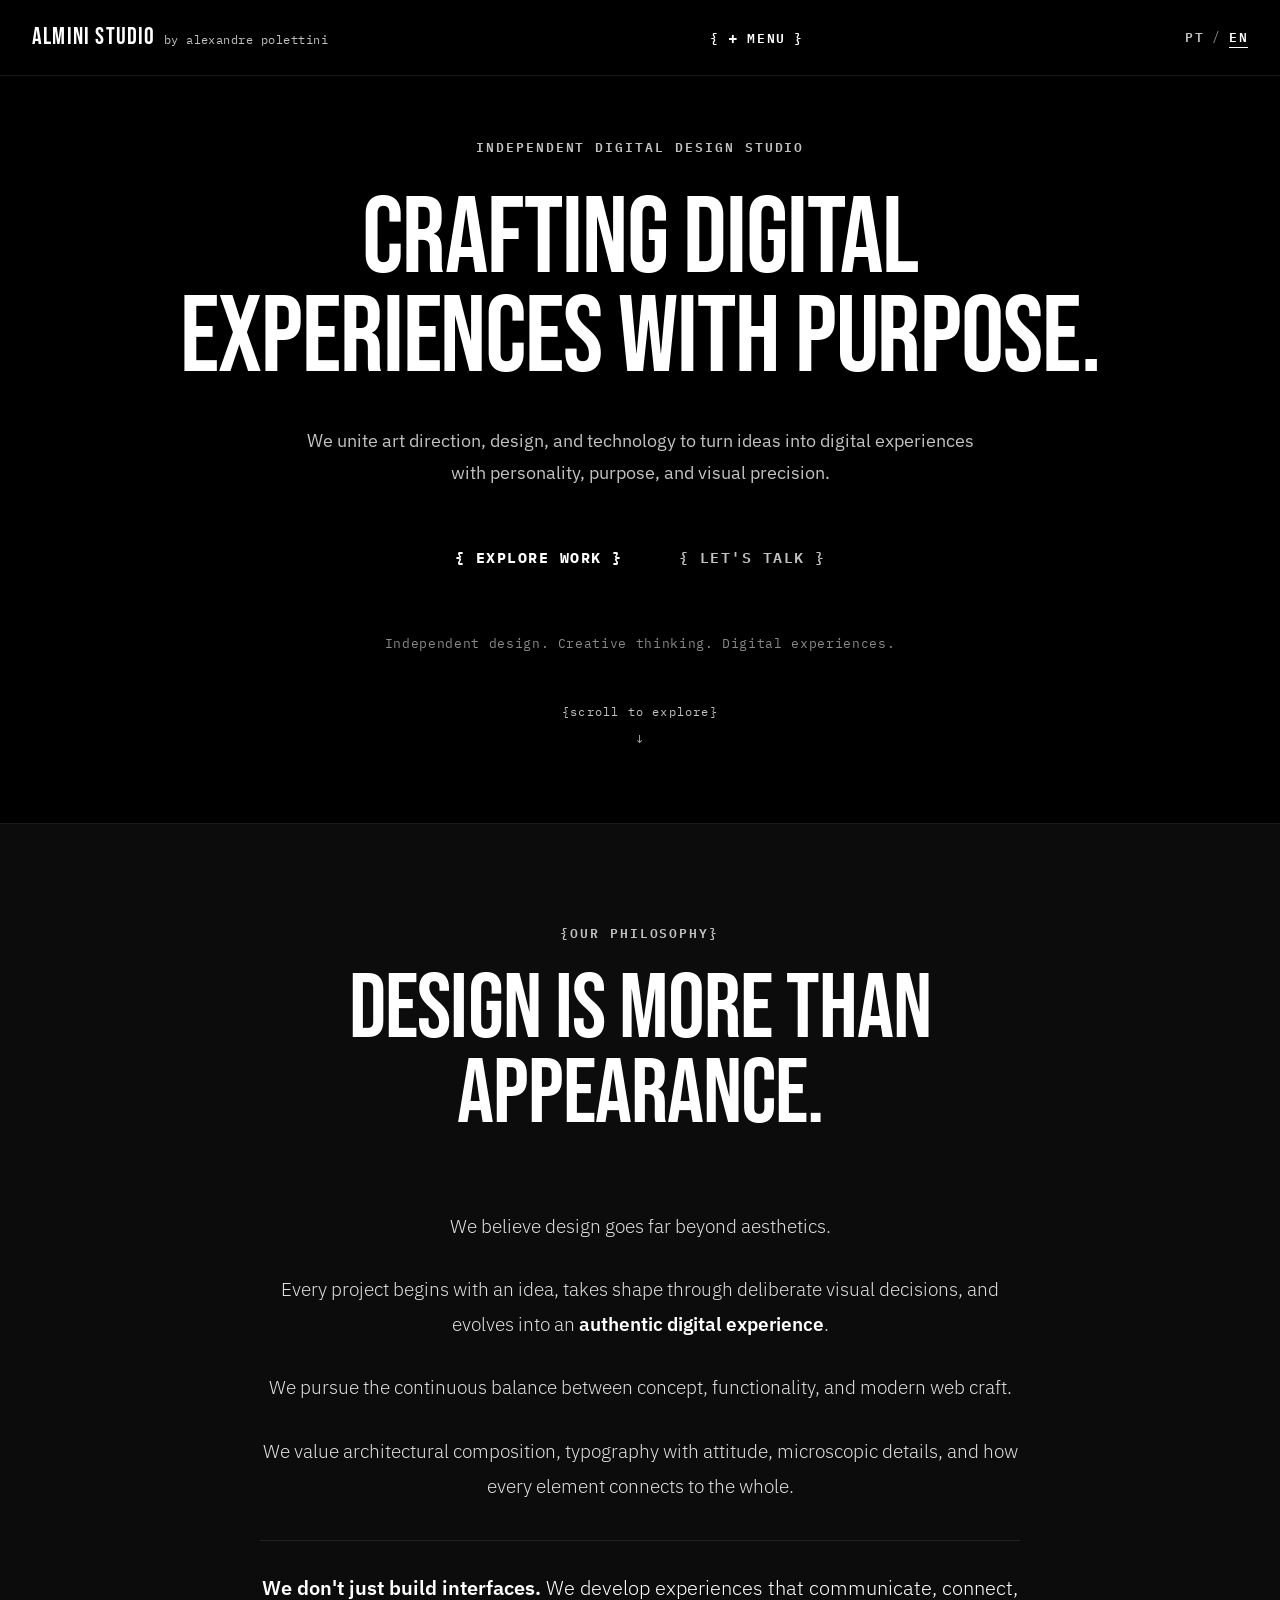
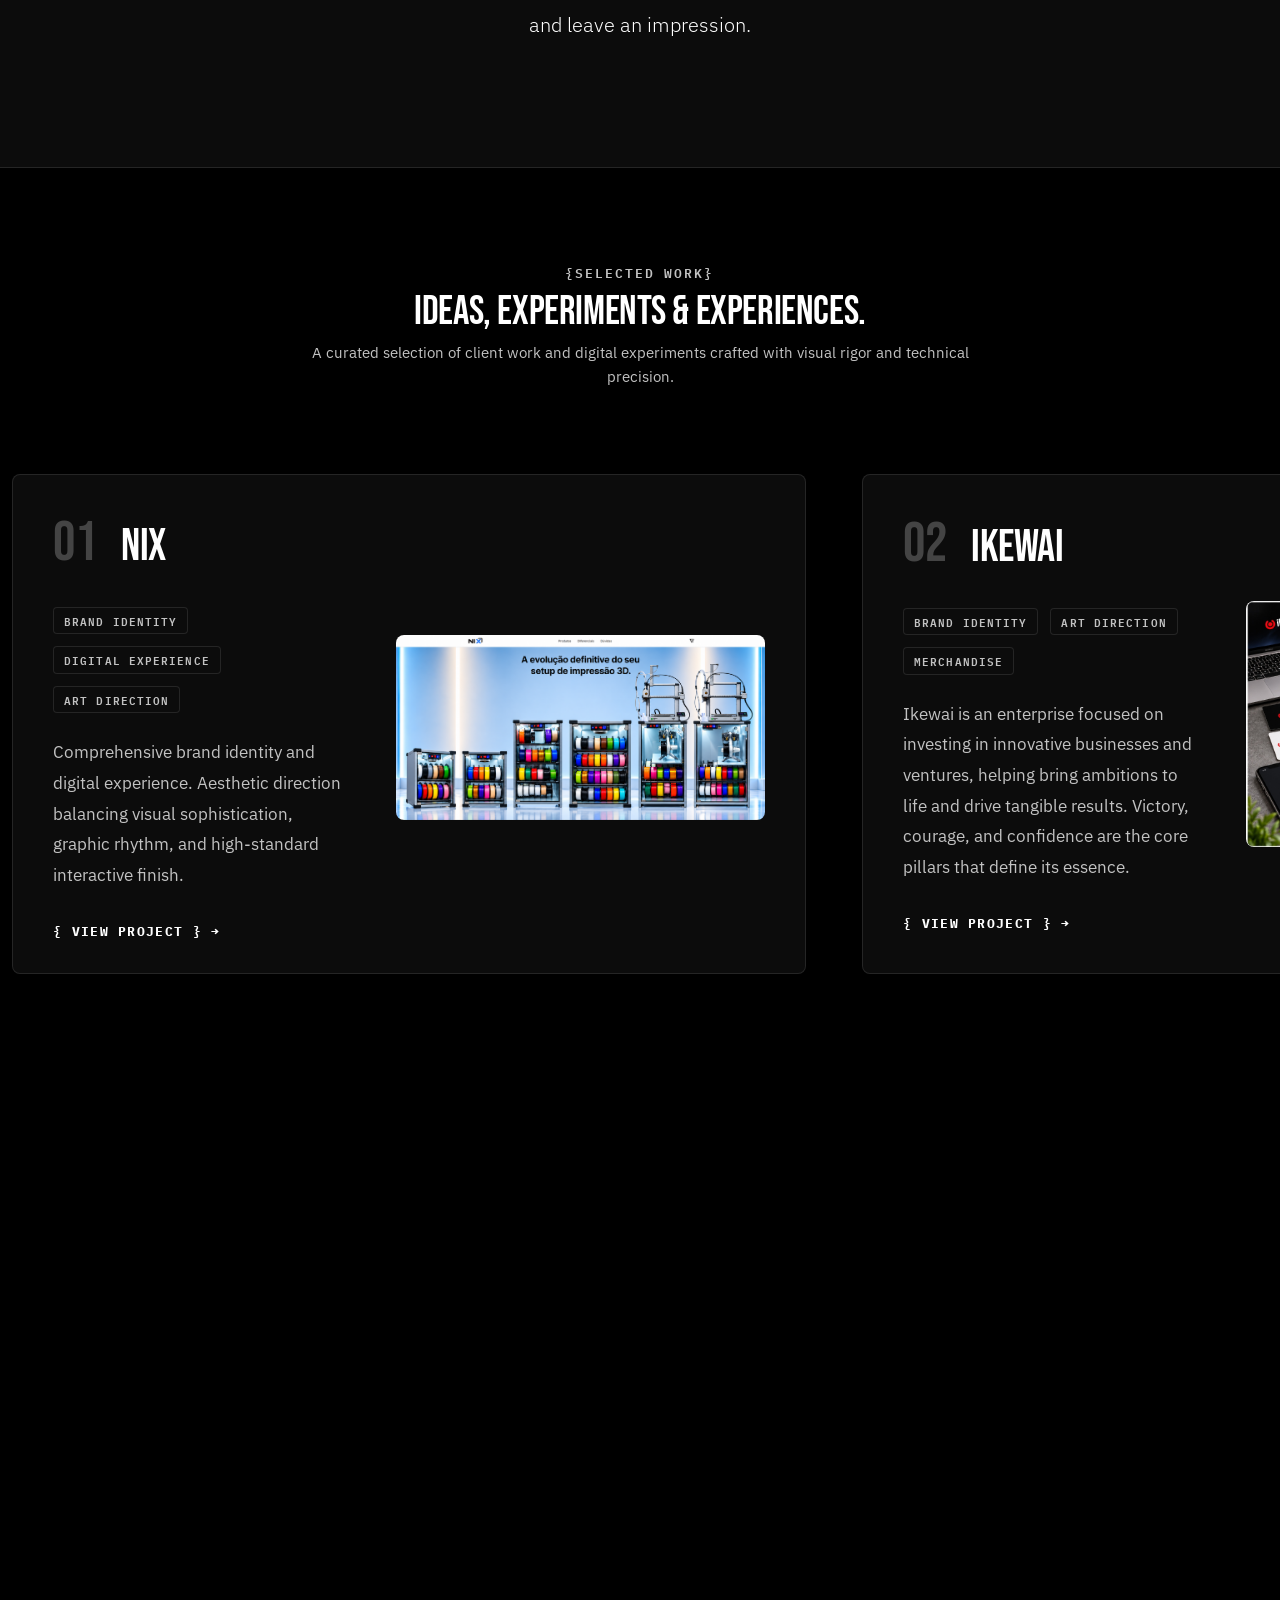
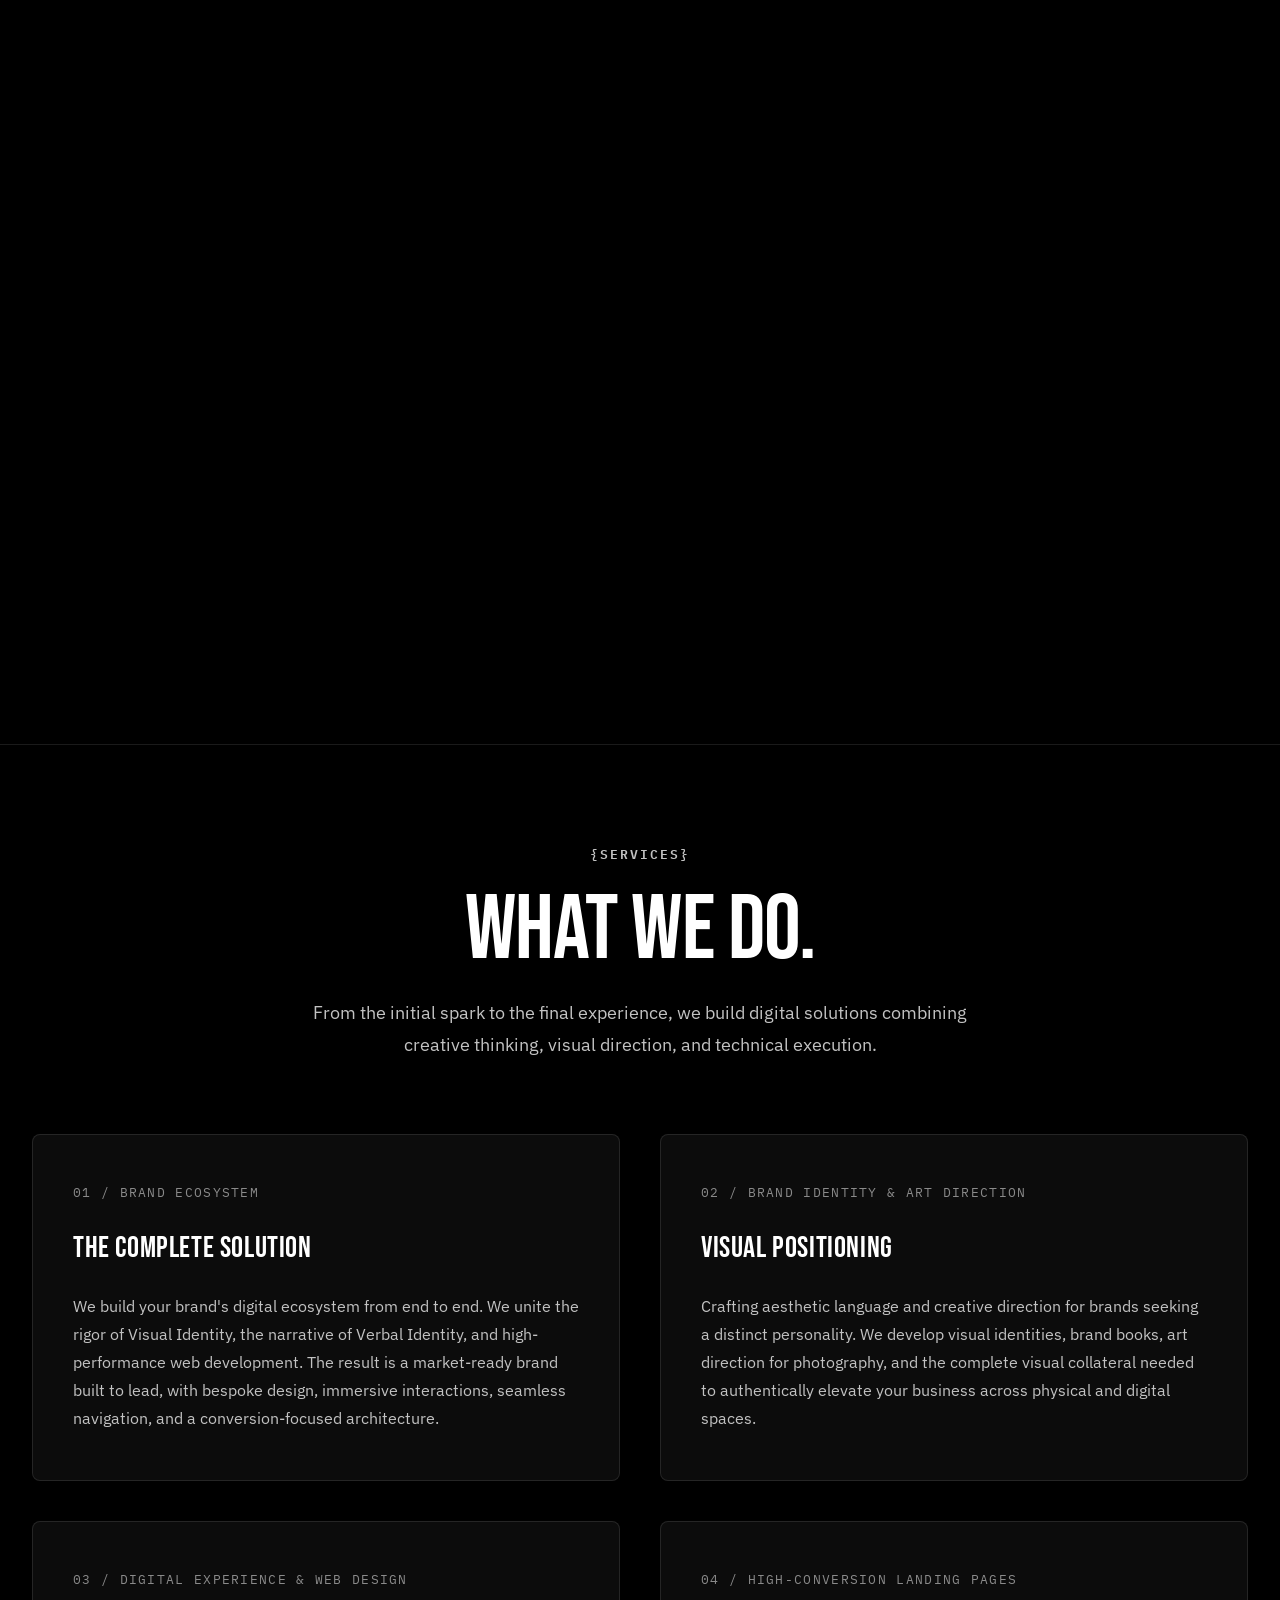
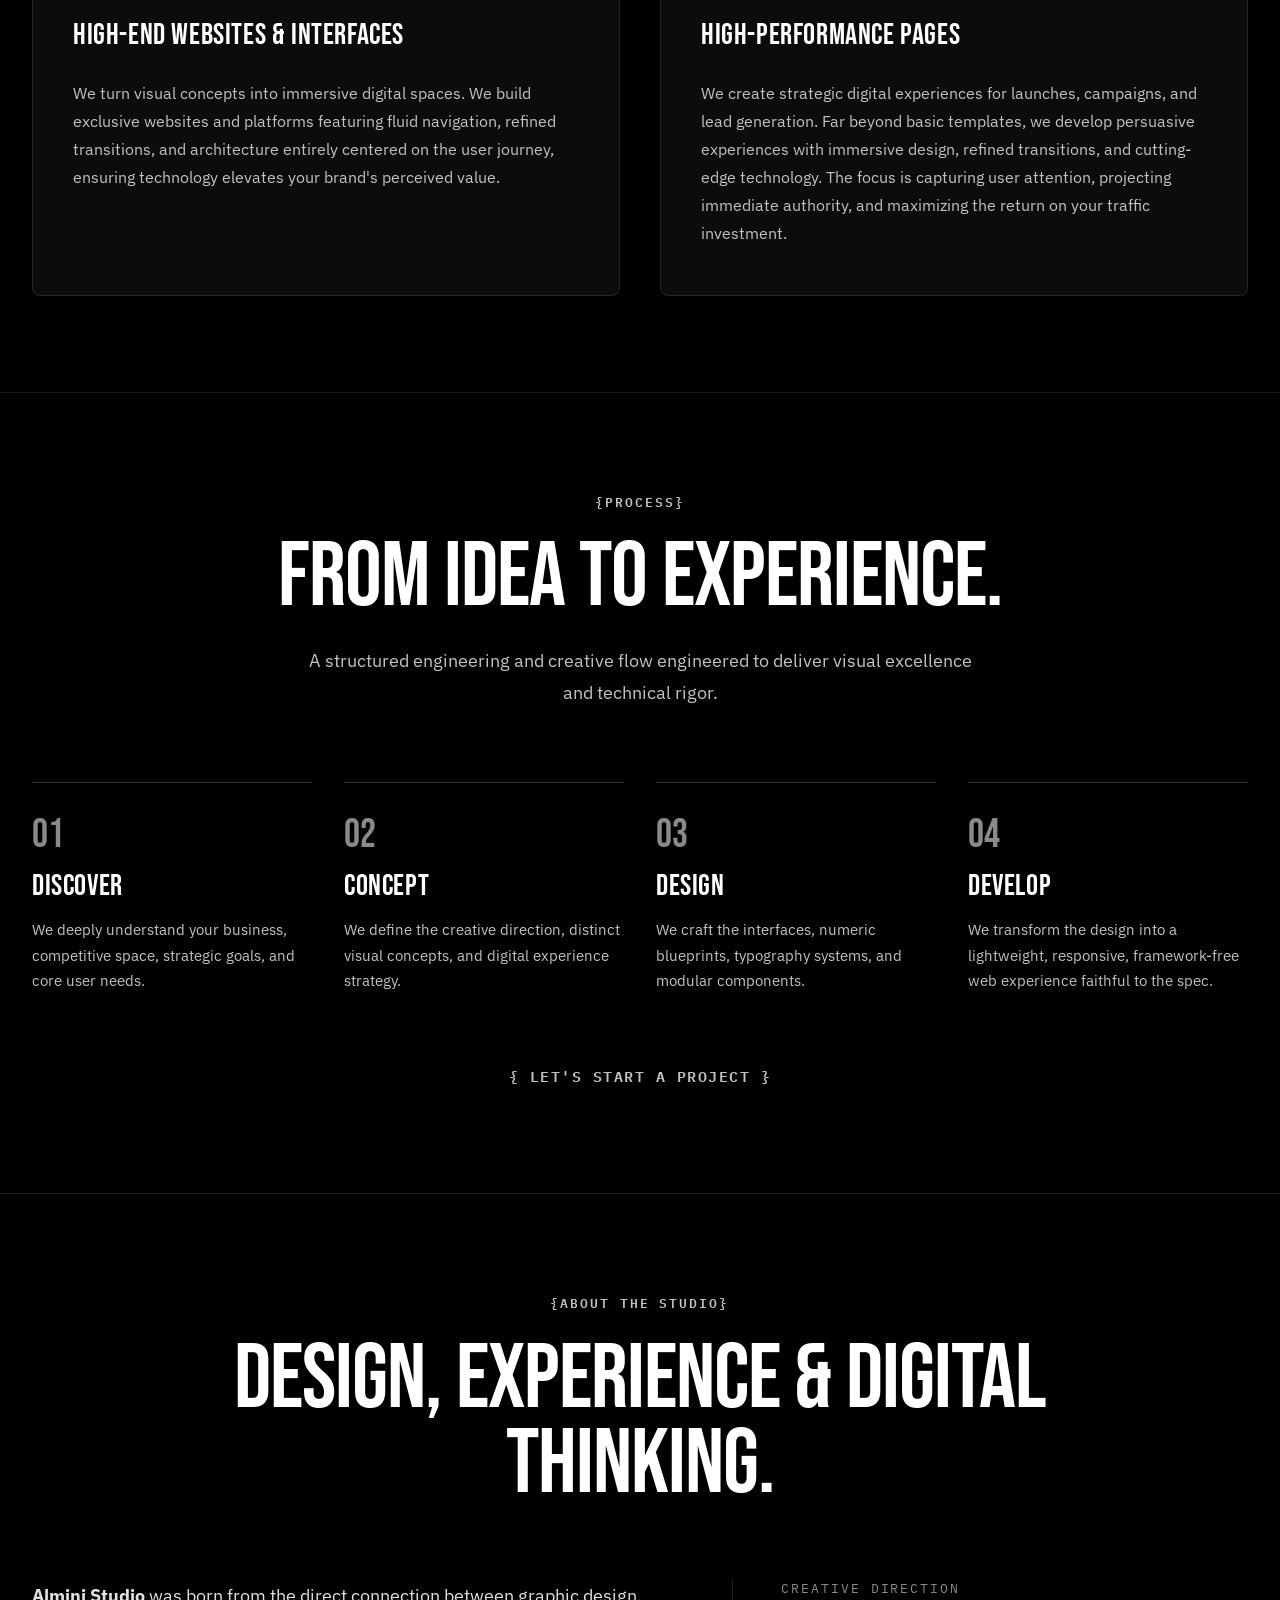
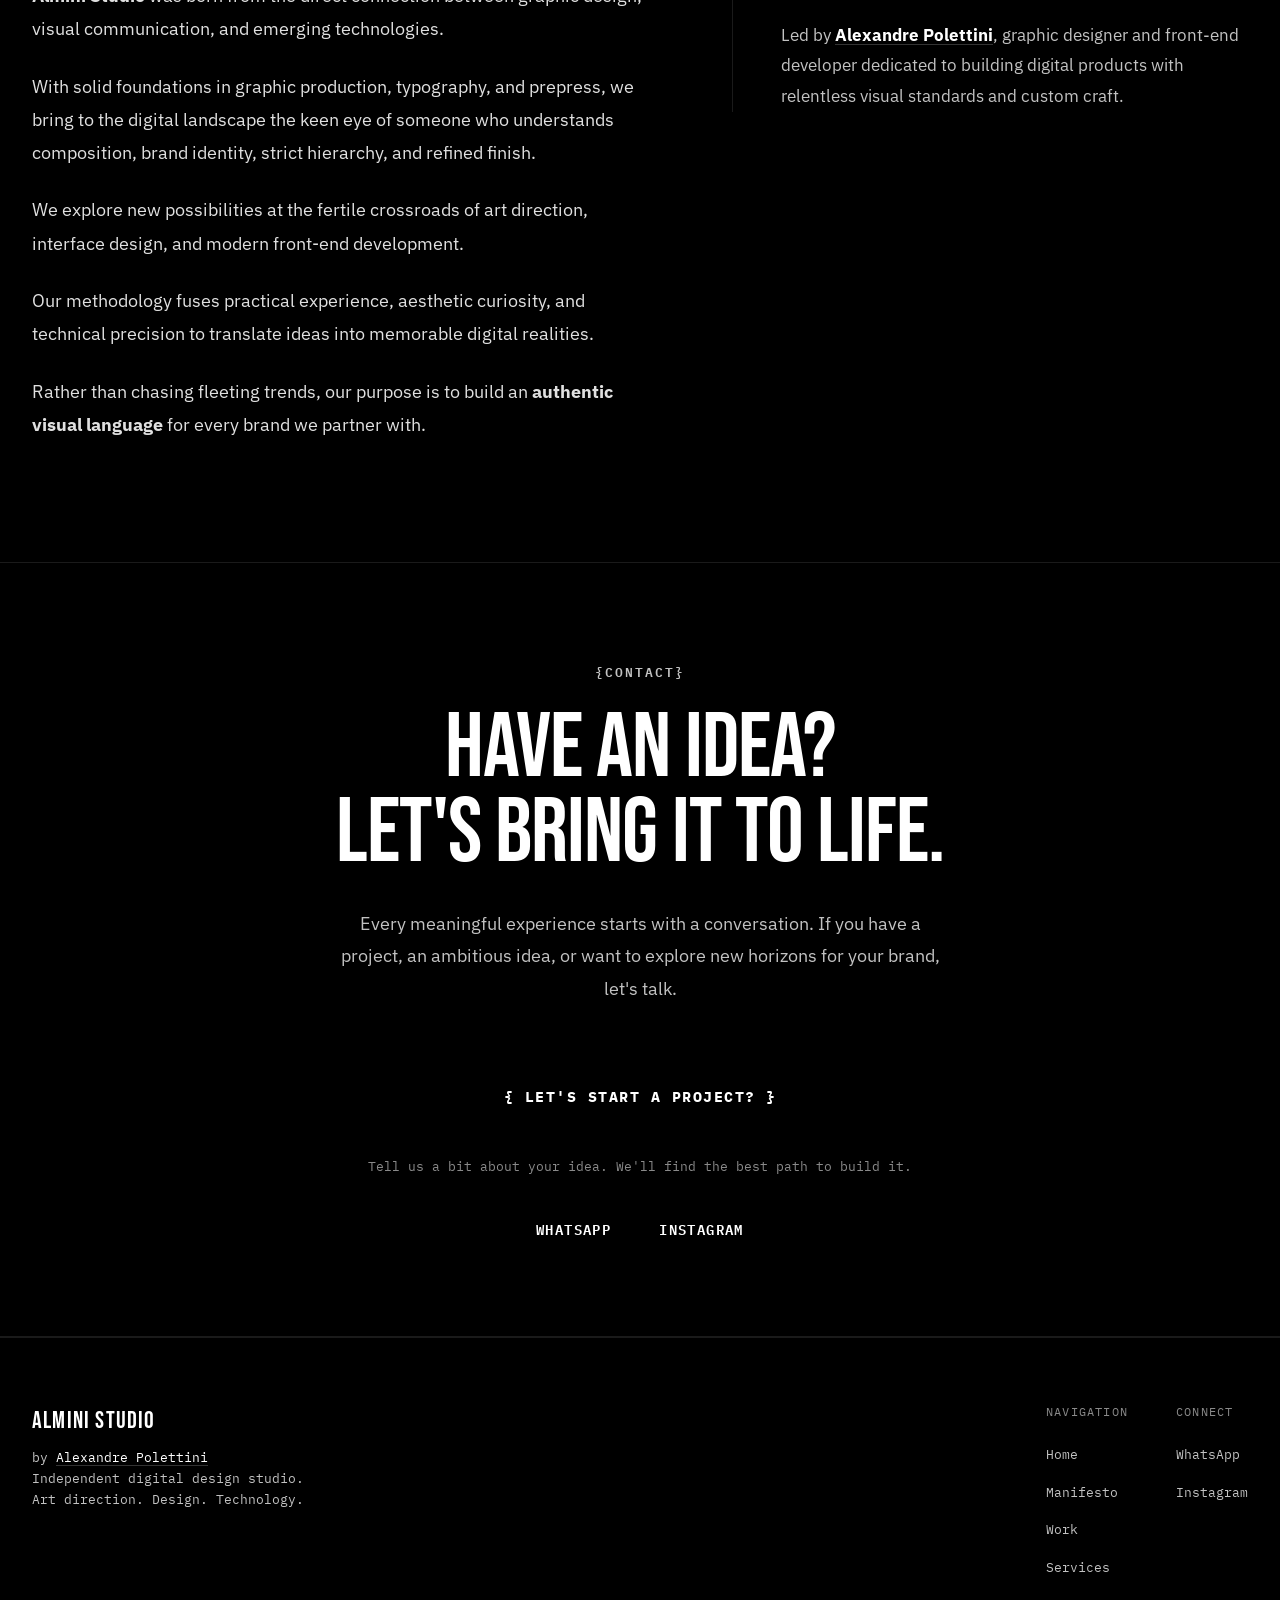
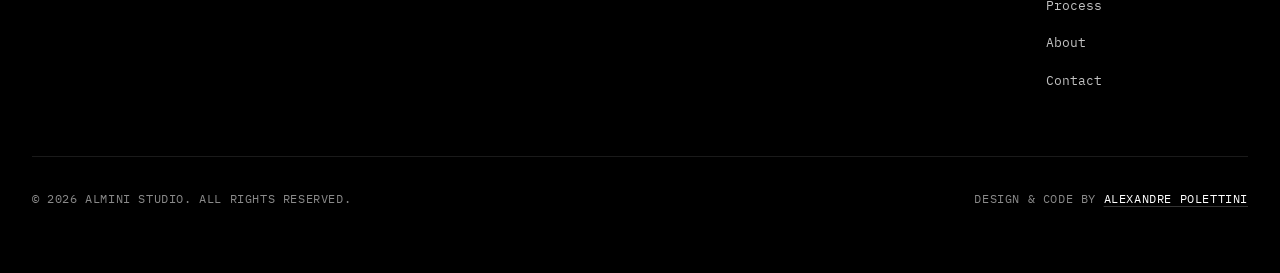
<file: index.html>
<!DOCTYPE html>
<html lang="pt-BR">

<head>
  <meta charset="UTF-8" />
  <meta name="viewport" content="width=device-width, initial-scale=1.0" />
  <title>ALMINI STUDIO by alexandre polettini</title>
  <link rel="icon" type="image/svg+xml" href="assets/favicon.svg" />

  <!-- Fallback instantâneo caso JS esteja desativado -->
  <noscript>
    <meta http-equiv="refresh" content="0; url=./pt/" />
  </noscript>

  <!-- Roteador de Entrada Inteligente (Vanilla JS) -->
  <script>
    (function () {
      try {
        var savedLang = localStorage.getItem('almini_lang');
        if (savedLang === 'en') {
          window.location.replace('./en/');
          return;
        } else if (savedLang === 'pt') {
          window.location.replace('./pt/');
          return;
        }

        // Primeiro acesso: verifica idioma do navegador
        var browserLang = (navigator.language || navigator.userLanguage || '').toLowerCase();
        if (browserLang.indexOf('en') === 0) {
          window.location.replace('./en/');
        } else {
          // Padrão obrigatório: pt-BR
          window.location.replace('./pt/');
        }
      } catch (e) {
        window.location.replace('./pt/');
      }
    })();
  </script>

  <style>
    body {
      background-color: #000000;
      color: #ffffff;
      font-family: -apple-system, BlinkMacSystemFont, "Segoe UI", Roboto, sans-serif;
      display: flex;
      flex-direction: column;
      align-items: center;
      justify-content: center;
      min-height: 100vh;
      margin: 0;
      text-align: center;
    }

    a {
      color: #c2c2c2;
      text-decoration: none;
      margin: 0 10px;
      font-size: 0.875rem;
      border: 1px solid rgba(255, 255, 255, 0.2);
      padding: 8px 16px;
      border-radius: 999px;
    }

    a:hover {
      color: #ffffff;
      border-color: #ffffff;
    }
  </style>
</head>

<body>
  <h1>ALMINI STUDIO by alexandre polettini</h1>
  <p>Redirecionando para / Redirecting to ALMINI STUDIO...</p>
  <p>
    <a href="./pt/">Versão em Português</a>
    <a href="./en/">English Version</a>
  </p>
</body>

</html>
</file>
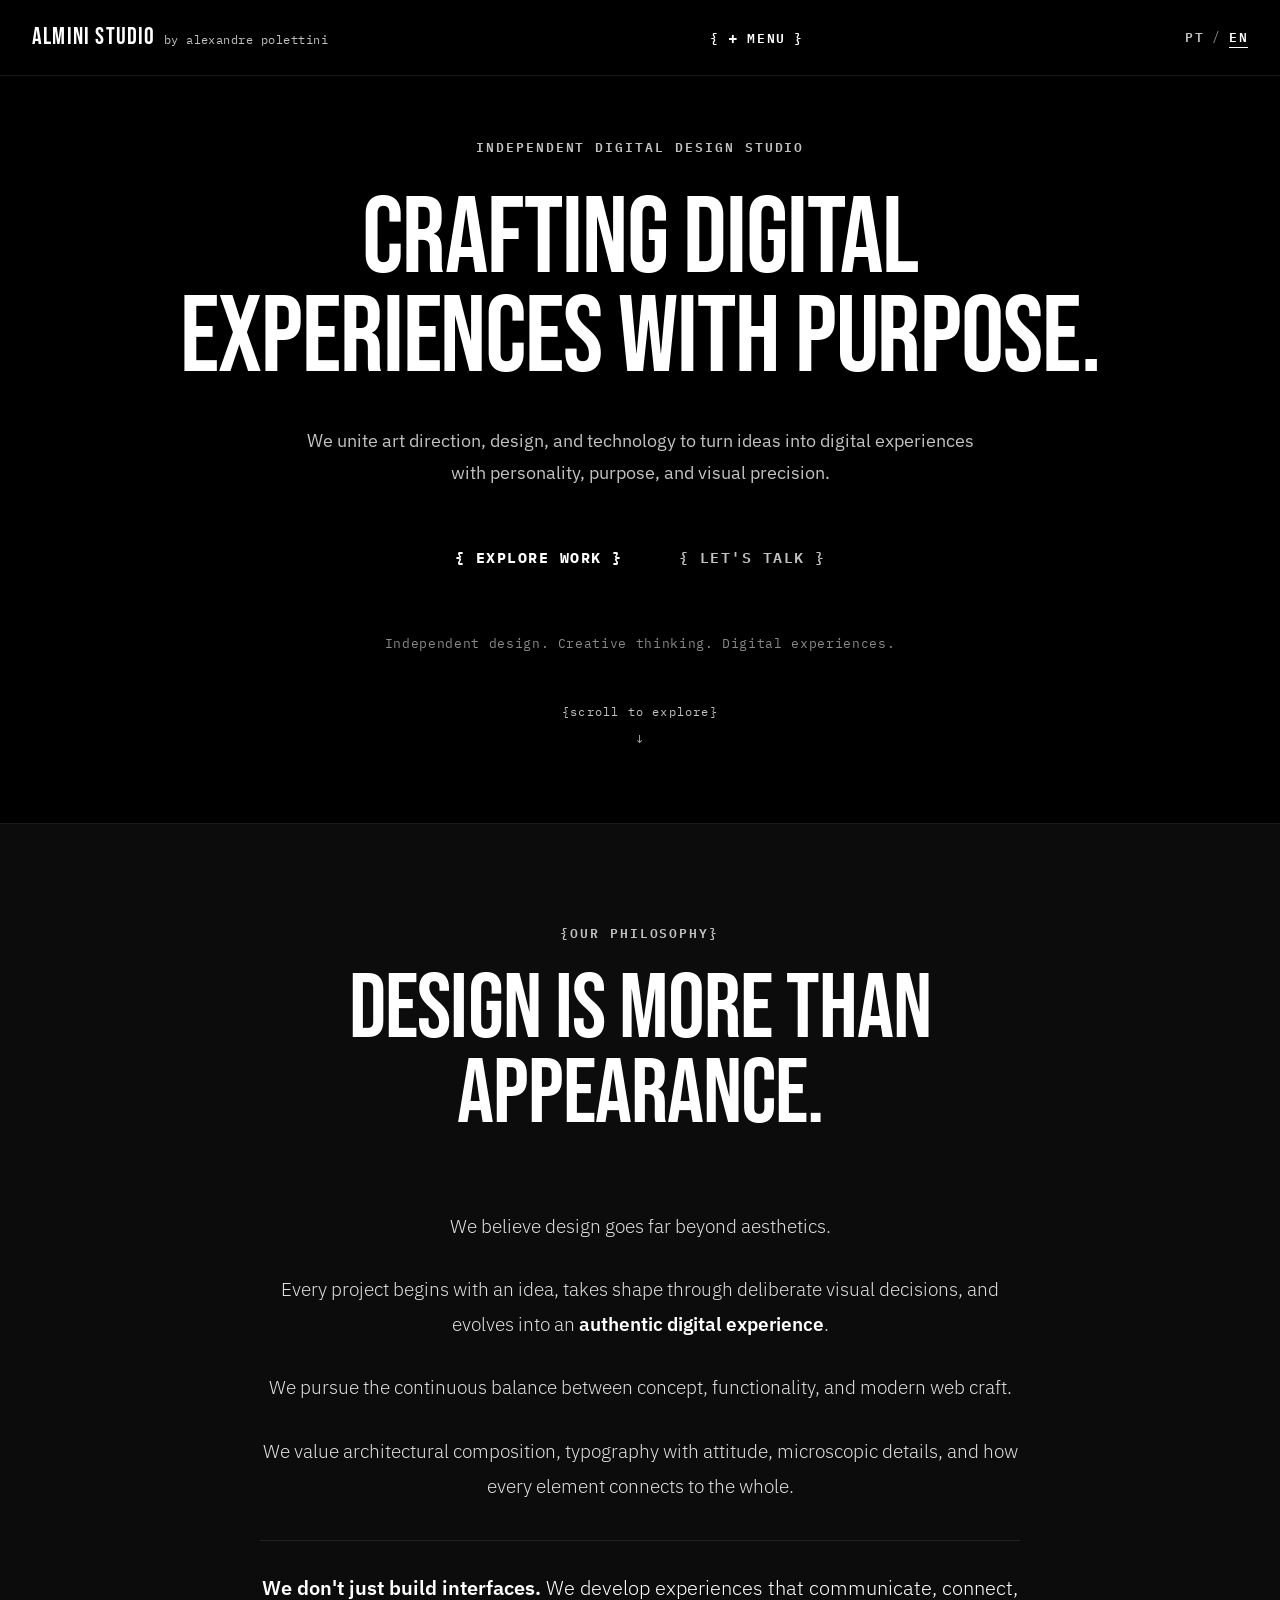
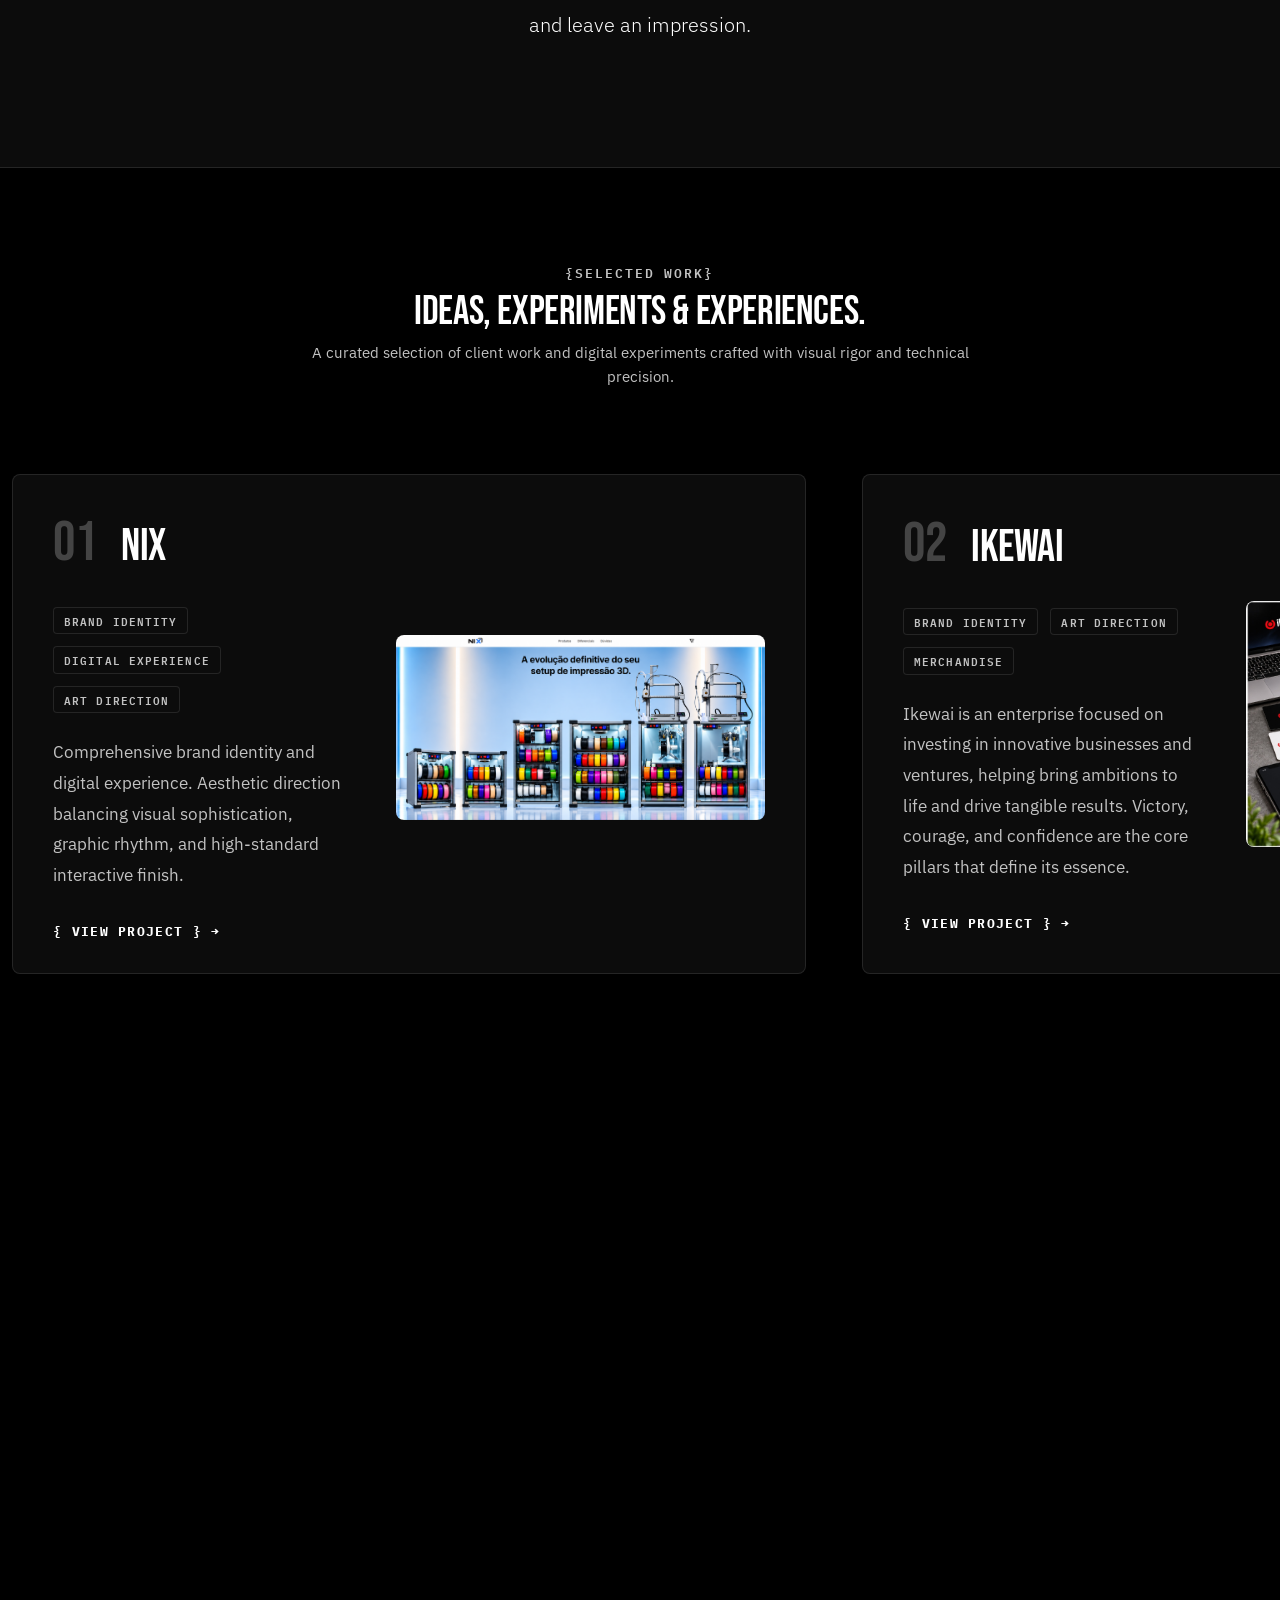
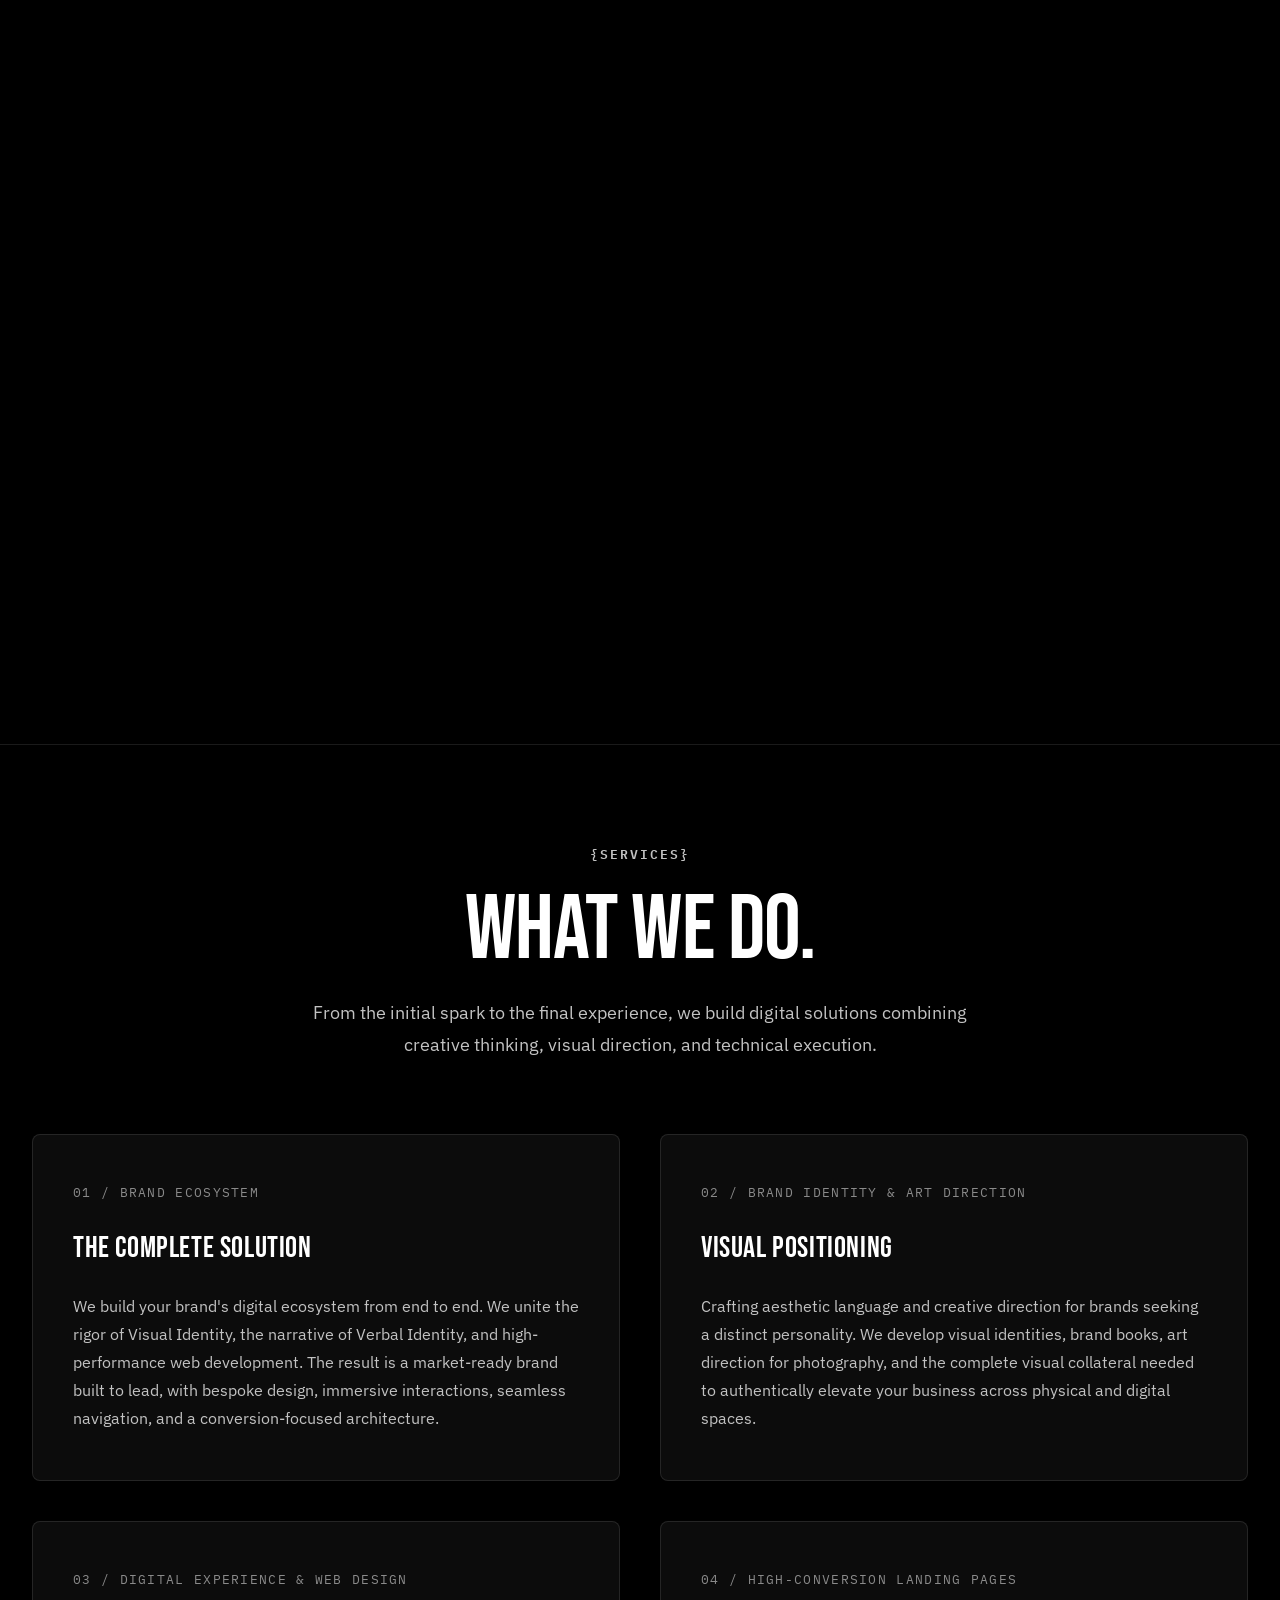
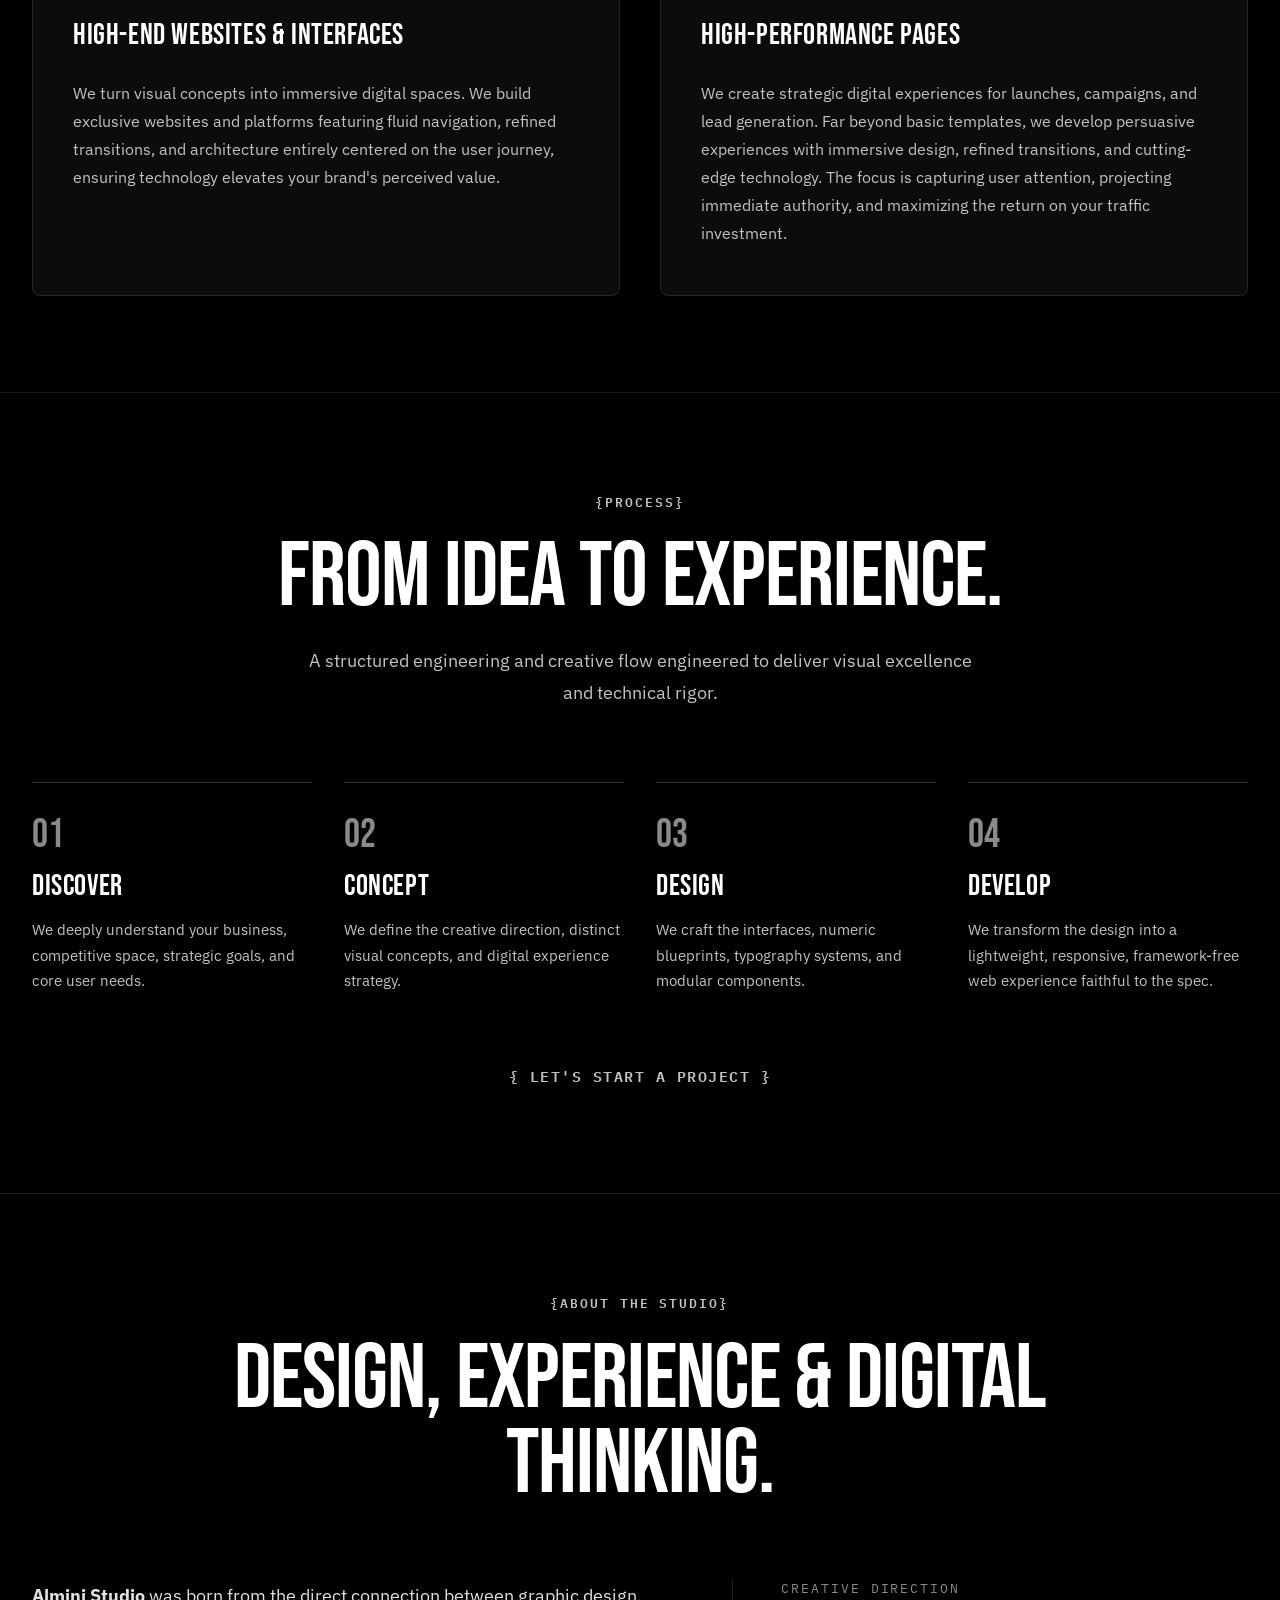
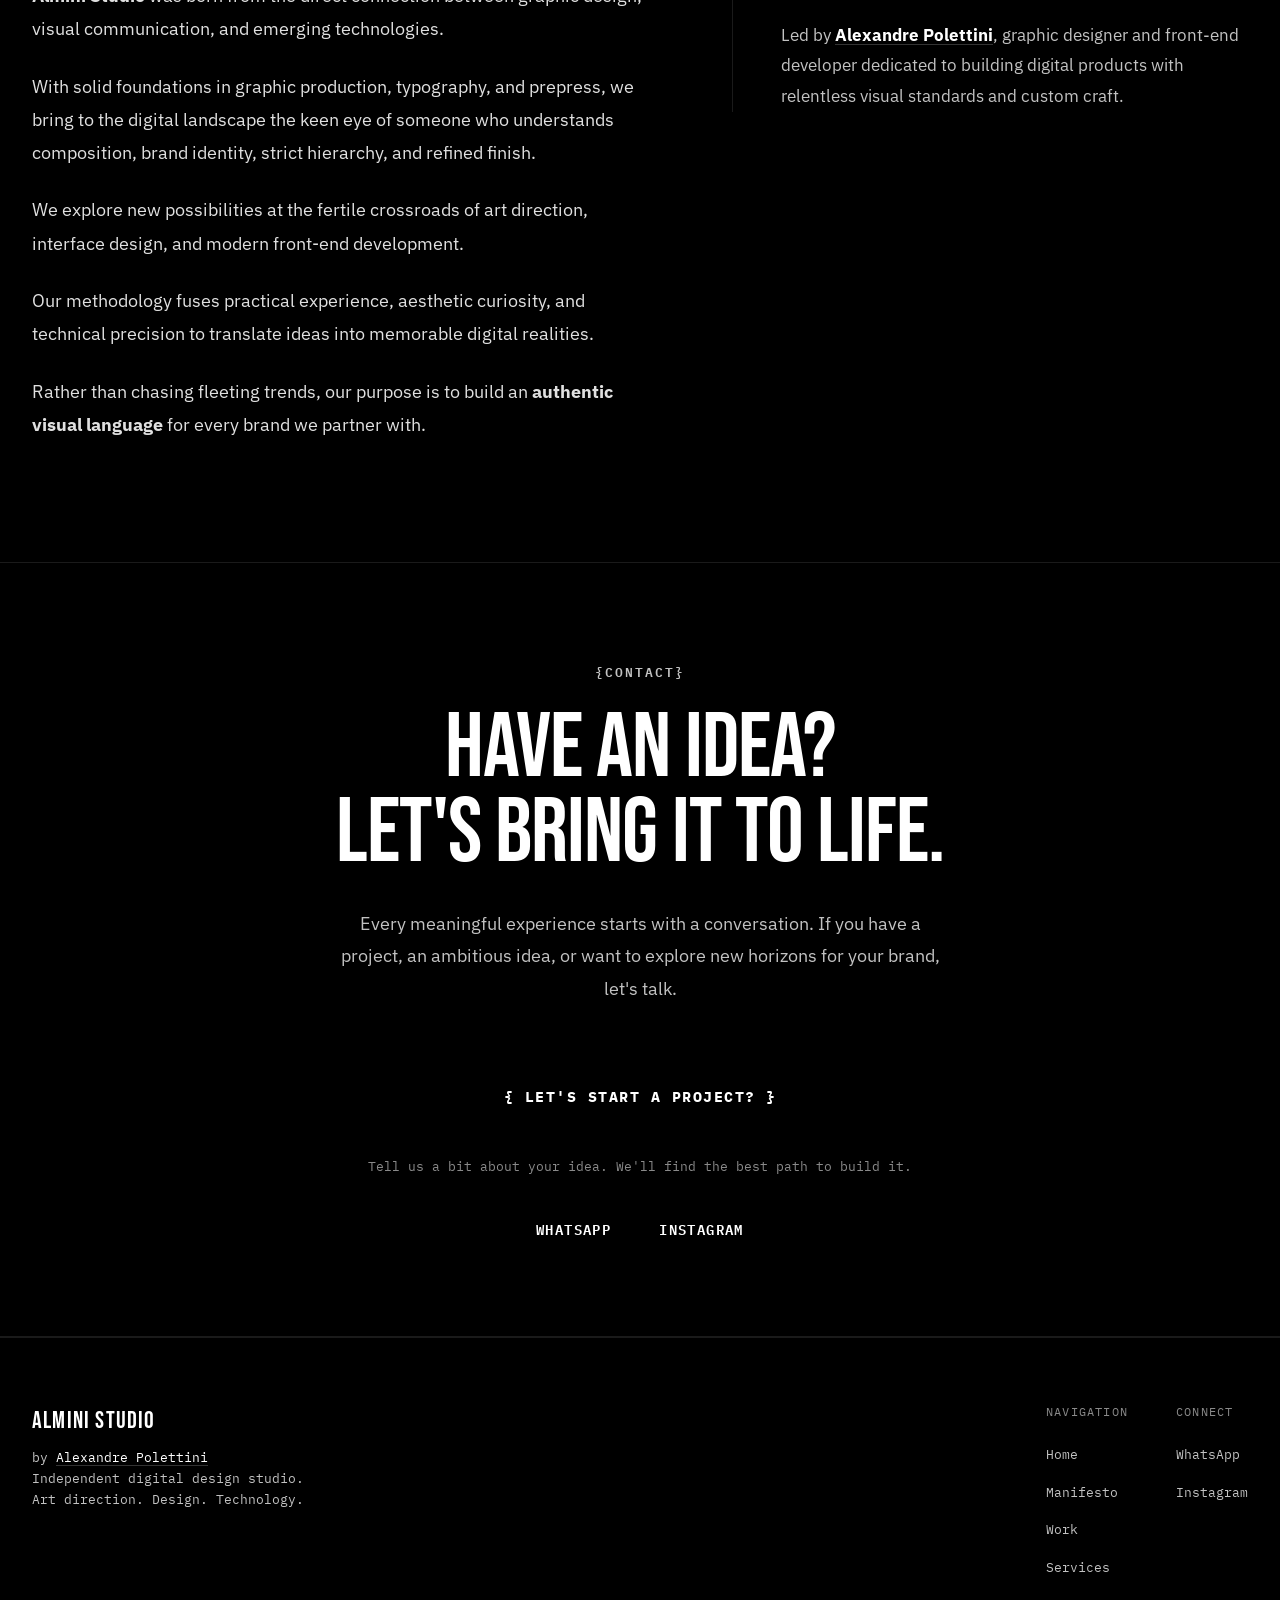
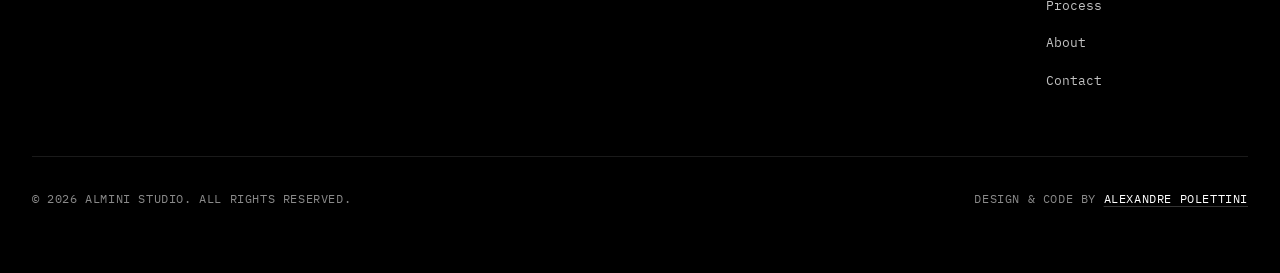
<file: en/index.html>
<!DOCTYPE html>
<html lang="en">

<head>
  <meta charset="UTF-8" />
  <meta name="viewport" content="width=device-width, initial-scale=1.0" />
  <title>ALMINI STUDIO by alexandre polettini — Independent Digital Design Studio</title>
  <meta name="description"
    content="We unite art direction, design, and technology to turn ideas into digital experiences with personality, purpose, and visual precision." />

  <!-- SEO International & Canonical -->
  <link rel="canonical" href="https://alministudio.com/en/" />
  <link rel="alternate" hreflang="en" href="https://alministudio.com/en/" />
  <link rel="alternate" hreflang="pt-BR" href="https://alministudio.com/pt/" />
  <link rel="alternate" hreflang="x-default" href="https://alministudio.com/pt/" />

  <!-- Open Graph -->
  <meta property="og:type" content="website" />
  <meta property="og:title" content="ALMINI STUDIO by alexandre polettini — Independent Digital Design Studio" />
  <meta property="og:description"
    content="We unite art direction, design, and technology to turn ideas into digital experiences with personality, purpose, and visual precision." />
  <meta property="og:locale" content="en_US" />
  <meta property="og:locale:alternate" content="pt_BR" />

  <!-- Favicon -->
  <link rel="icon" type="image/svg+xml" href="../assets/favicon.svg" />

  <link rel="stylesheet" href="../styles.css" />

  <!-- Schema.org JSON-LD -->
  <script type="application/ld+json">
  {
    "@context": "https://schema.org",
    "@type": "ProfessionalService",
    "name": "Almini Studio by Alexandre Polettini",
    "url": "https://alministudio.com/en/",
    "description": "Independent digital design studio uniting art direction, design, and custom front-end development.",
    "founder": {
      "@type": "Person",
      "name": "Alexandre Polettini"
    }
  }
  </script>
</head>

<body>

  <!-- ==================== HEADER ==================== -->
  <header class="header">
    <div class="container header-container">
      <!-- Official Branding -->
      <a class="brand" href="#home" aria-label="Almini Studio">
        <span class="brand-name">ALMINI STUDIO</span>
        <span class="brand-sub">by alexandre polettini</span>
      </a>

      <!-- Menu Trigger (Cockpit Drawer) -->
      <div class="nav-center">
        <button class="menu-trigger-btn" id="alminiMenuBtn" aria-expanded="false" aria-label="Open Navigation Menu">
          <span>{</span>
          <span class="menu-icon">+</span>
          <span class="menu-label">MENU</span>
          <span>}</span>
        </button>

        <nav class="nav-drawer" id="alminiNavDrawer" aria-label="Main Navigation">
          <a href="#home" class="drawer-link">
            <span>{home}</span>
            <span class="drawer-idx">01</span>
          </a>
          <a href="#manifesto" class="drawer-link">
            <span>{manifesto}</span>
            <span class="drawer-idx">02</span>
          </a>
          <a href="#work" class="drawer-link">
            <span>{work}</span>
            <span class="drawer-idx">03</span>
          </a>
          <a href="#services" class="drawer-link">
            <span>{services}</span>
            <span class="drawer-idx">04</span>
          </a>
          <a href="#process" class="drawer-link">
            <span>{process}</span>
            <span class="drawer-idx">05</span>
          </a>
          <a href="#about" class="drawer-link">
            <span>{about}</span>
            <span class="drawer-idx">06</span>
          </a>
          <a href="#contact" class="drawer-link">
            <span>{contact}</span>
            <span class="drawer-idx">07</span>
          </a>
        </nav>
      </div>

      <!-- Right Actions (Language) -->
      <div class="header-actions">
        <div class="lang-selector" aria-label="Language selector">
          <a href="../pt/" class="lang-link" data-lang="pt">PT</a>
          <span class="lang-sep">/</span>
          <a href="../en/" class="lang-link active" data-lang="en" aria-current="page">EN</a>
        </div>
      </div>
    </div>
  </header>

  <main>
    <!-- ==================== HERO ==================== -->
    <section class="hero" id="home">
      <div class="container">
        <div class="hero-content">
          <span class="hero-eyebrow reveal">INDEPENDENT DIGITAL DESIGN STUDIO</span>

          <h1 class="hero-title reveal delay-1">
            <span>CRAFTING DIGITAL</span>
            <span>EXPERIENCES WITH PURPOSE.</span>
          </h1>

          <p class="hero-description reveal delay-2">
            We unite art direction, design, and technology to turn ideas into digital experiences with personality,
            purpose, and visual precision.
          </p>

          <div class="hero-actions reveal delay-3">
            <a href="#work" class="btn-primary">{ EXPLORE WORK }</a>
            <a href="#contact" class="btn-secondary">{ LET'S TALK }</a>
          </div>

          <p class="hero-micro reveal delay-4">Independent design. Creative thinking. Digital experiences.</p>

          <div class="hero-scroll reveal delay-5">
            <span>{scroll to explore}</span>
            <span class="scroll-arrow">↓</span>
          </div>
        </div>
      </div>
    </section>

    <!-- ==================== MANIFESTO ==================== -->
    <section class="manifesto" id="manifesto">
      <div class="container">
        <div class="section-header">
          <span class="section-eyebrow reveal">{OUR PHILOSOPHY}</span>
          <h2 class="section-title reveal delay-1">DESIGN IS MORE THAN APPEARANCE.</h2>
        </div>
        <div class="manifesto-content reveal delay-2">
          <p>We believe design goes far beyond aesthetics.</p>
          <p>Every project begins with an idea, takes shape through deliberate visual decisions, and evolves into an
            <strong>authentic digital experience</strong>.
          </p>
          <p>We pursue the continuous balance between concept, functionality, and modern web craft.</p>
          <p>We value architectural composition, typography with attitude, microscopic details, and how every
            element connects to the whole.</p>
          <p class="manifesto-highlight"><strong>We don't just build interfaces.</strong> We develop experiences that communicate, connect, and
            leave an impression.</p>
        </div>
      </div>
    </section>

    <!-- ==================== SELECTED WORK ==================== -->
    <section class="selected-work" id="work">
      <div class="work-sticky-viewport">
        <div class="container work-header-wrap">
          <div class="section-header">
            <span class="section-eyebrow reveal">{SELECTED WORK}</span>
            <h2 class="section-title reveal delay-1">IDEAS, EXPERIMENTS &amp; EXPERIENCES.</h2>
            <p class="section-description reveal delay-2">A curated selection of client work and digital experiments crafted with visual rigor and technical precision.</p>
          </div>
        </div>

        <div class="work-track-wrapper">
          <div class="projects-list" id="projectsList">
            <!-- Project 01: NIX -->
            <article class="project-card">
              <div class="project-info reveal">
                <div class="project-meta-top">
                  <span class="project-number">01</span>
                  <h3 class="project-name">NIX</h3>
                </div>
                <div class="project-categories">
                  <span class="category-pill">BRAND IDENTITY</span>
                  <span class="category-pill">DIGITAL EXPERIENCE</span>
                  <span class="category-pill">ART DIRECTION</span>
                </div>
                <p class="project-description">
                  Comprehensive brand identity and digital experience. Aesthetic direction balancing visual
                  sophistication, graphic rhythm, and high-standard interactive finish.
                </p>
                <div>
                  <a href="https://www.nix3d.com.br" target="_blank" rel="noopener noreferrer" class="project-link-btn">{ VIEW PROJECT } →</a>
                </div>
              </div>
              <a href="https://www.nix3d.com.br" target="_blank" rel="noopener noreferrer" class="project-visual project-visual-contain reveal-image delay-1" aria-label="Visit NIX project website (opens in a new tab)">
                <img src="../assets/Evolução do Setup de Impressão 3D.png" alt="NIX 3D Printing Setup Experience">
              </a>
            </article>

            <!-- Project 02: IKEWAI -->
            <article class="project-card">
              <div class="project-info reveal">
                <div class="project-meta-top">
                  <span class="project-number">02</span>
                  <h3 class="project-name">IKEWAI</h3>
                </div>
                <div class="project-categories">
                  <span class="category-pill">BRAND IDENTITY</span>
                  <span class="category-pill">ART DIRECTION</span>
                  <span class="category-pill">MERCHANDISE</span>
                </div>
                <p class="project-description">
                  Ikewai is an enterprise focused on investing in innovative businesses and ventures, helping bring ambitions to life and drive tangible results. Victory, courage, and confidence are the core pillars that define its essence.
                </p>
                <div>
                  <a href="#contact" class="project-link-btn">{ VIEW PROJECT } →</a>
                </div>
              </div>
              <a href="#contact" class="project-visual reveal-image delay-1" aria-label="View project Ikewai details">
                <img src="../assets/ikewai-brand-identity.jpg" alt="Ikewai Project — Brand Identity &amp; Visual System">
              </a>
            </article>

            <!-- Project 03: AUTORAL / EXPERIMENTAL -->
            <article class="project-card">
              <div class="project-info reveal">
                <div class="project-meta-top">
                  <span class="project-number">03</span>
                  <h3 class="project-name">EXPERIMENTAL R&amp;D</h3>
                </div>
                <div class="project-categories">
                  <span class="category-pill">RESEARCH &amp; DESIGN</span>
                  <span class="category-pill">DESIGN SYSTEM</span>
                  <span class="category-pill">MICROINTERACTIONS</span>
                </div>
                <p class="project-description">
                  Conceptual research exploring scale tension, monumental typography, instrumental navigation, and
                  contemporary web craft.
                </p>
                <div>
                  <a href="#contact" class="project-link-btn">{ VIEW PROJECT } →</a>
                </div>
              </div>
              <a href="#contact" class="project-visual reveal-image delay-1" aria-label="View project Experimental R&amp;D details">
                <div class="visual-canvas">{AUTORAL — R&amp;D EXPERIMENTAL LAB}</div>
              </a>
            </article>
          </div>
        </div>
      </div>
    </section>

    <!-- ==================== SERVICES ==================== -->
    <section class="services" id="services">
      <div class="container">
        <div class="section-header">
          <span class="section-eyebrow reveal">{SERVICES}</span>
          <h2 class="section-title reveal delay-1">WHAT WE DO.</h2>
          <p class="section-description reveal delay-2">From the initial spark to the final experience, we build digital solutions combining creative thinking, visual direction, and technical execution.</p>
        </div>

        <div class="services-grid">
          <!-- Service 01 -->
          <div class="service-card reveal delay-1">
            <span class="service-num">01 / BRAND ECOSYSTEM</span>
            <h3 class="service-name">THE COMPLETE SOLUTION</h3>
            <p class="service-desc">We build your brand's digital ecosystem from end to end. We unite the rigor of Visual Identity, the narrative of Verbal Identity, and high-performance web development. The result is a market-ready brand built to lead, with bespoke design, immersive interactions, seamless navigation, and a conversion-focused architecture.</p>
          </div>

          <!-- Service 02 -->
          <div class="service-card reveal delay-2">
            <span class="service-num">02 / BRAND IDENTITY &amp; ART DIRECTION</span>
            <h3 class="service-name">VISUAL POSITIONING</h3>
            <p class="service-desc">Crafting aesthetic language and creative direction for brands seeking a distinct personality. We develop visual identities, brand books, art direction for photography, and the complete visual collateral needed to authentically elevate your business across physical and digital spaces.</p>
          </div>

          <!-- Service 03 -->
          <div class="service-card reveal delay-3">
            <span class="service-num">03 / DIGITAL EXPERIENCE &amp; WEB DESIGN</span>
            <h3 class="service-name">HIGH-END WEBSITES &amp; INTERFACES</h3>
            <p class="service-desc">We turn visual concepts into immersive digital spaces. We build exclusive websites and platforms featuring fluid navigation, refined transitions, and architecture entirely centered on the user journey, ensuring technology elevates your brand's perceived value.</p>
          </div>

          <!-- Service 04 -->
          <div class="service-card reveal delay-4">
            <span class="service-num">04 / HIGH-CONVERSION LANDING PAGES</span>
            <h3 class="service-name">HIGH-PERFORMANCE PAGES</h3>
            <p class="service-desc">We create strategic digital experiences for launches, campaigns, and lead generation. Far beyond basic templates, we develop persuasive experiences with immersive design, refined transitions, and cutting-edge technology. The focus is capturing user attention, projecting immediate authority, and maximizing the return on your traffic investment.</p>
          </div>
        </div>
      </div>
    </section>

    <!-- ==================== PROCESS ==================== -->
    <section class="process" id="process">
      <div class="container">
        <div class="section-header">
          <span class="section-eyebrow reveal">{PROCESS}</span>
          <h2 class="section-title reveal delay-1">FROM IDEA TO EXPERIENCE.</h2>
          <p class="section-description reveal delay-2">A structured engineering and creative flow engineered to deliver visual excellence and technical rigor.</p>
        </div>

        <div class="process-grid">
          <div class="process-card reveal delay-1">
            <span class="process-num">01</span>
            <h3 class="process-title">DISCOVER</h3>
            <p class="process-desc">We deeply understand your business, competitive space, strategic goals, and core
              user needs.</p>
          </div>

          <div class="process-card reveal delay-2">
            <span class="process-num">02</span>
            <h3 class="process-title">CONCEPT</h3>
            <p class="process-desc">We define the creative direction, distinct visual concepts, and digital experience
              strategy.</p>
          </div>

          <div class="process-card reveal delay-3">
            <span class="process-num">03</span>
            <h3 class="process-title">DESIGN</h3>
            <p class="process-desc">We craft the interfaces, numeric blueprints, typography systems, and modular
              components.</p>
          </div>

          <div class="process-card reveal delay-4">
            <span class="process-num">04</span>
            <h3 class="process-title">DEVELOP</h3>
            <p class="process-desc">We transform the design into a lightweight, responsive, framework-free web
              experience faithful to the spec.</p>
          </div>
        </div>

        <div class="process-action-wrap reveal delay-2">
          <a href="#contact" class="btn-secondary">{ LET'S START A PROJECT }</a>
        </div>
      </div>
    </section>

    <!-- ==================== ABOUT ==================== -->
    <section class="about" id="about">
      <div class="container">
        <div class="section-header">
          <span class="section-eyebrow reveal">{ABOUT THE STUDIO}</span>
          <h2 class="section-title reveal delay-1">DESIGN, EXPERIENCE &amp; DIGITAL THINKING.</h2>
        </div>

        <div class="about-grid">
          <div class="about-text reveal delay-1">
            <p><strong>Almini Studio</strong> was born from the direct connection between graphic design, visual
              communication, and emerging technologies.</p>
            <p>With solid foundations in graphic production, typography, and prepress, we bring to the digital landscape
              the keen eye of someone who understands composition, brand identity, strict hierarchy, and refined finish.
            </p>
            <p>We explore new possibilities at the fertile crossroads of art direction, interface design, and modern
              front-end development.</p>
            <p>Our methodology fuses practical experience, aesthetic curiosity, and technical precision to translate
              ideas into memorable digital realities.</p>
            <p>Rather than chasing fleeting trends, our purpose is to build an <strong>authentic visual
                language</strong> for every brand we partner with.</p>
          </div>

          <aside class="about-sidebar reveal delay-2">
            <div>
              <h3 class="stack-title">CREATIVE DIRECTION</h3>
              <p style="font-size: 1.0625rem; color: var(--text-muted); line-height: 1.8;">
                Led by <a href="https://www.alministudio.com.br/almini" target="_blank" rel="noopener noreferrer" class="author-link"><strong>Alexandre Polettini</strong></a>, graphic designer and front-end developer dedicated to
                building digital products with relentless visual standards and custom craft.
              </p>
            </div>
          </aside>
        </div>
      </div>
    </section>

    <!-- ==================== CONTACT ==================== -->
    <section class="contact" id="contact">
      <div class="container">
        <div class="section-header">
          <span class="section-eyebrow reveal">{CONTACT}</span>
          <h2 class="contact-title reveal delay-1">
            <span>HAVE AN IDEA?</span>
            <span>LET'S BRING IT TO LIFE.</span>
          </h2>

          <p class="contact-description reveal delay-2">
            Every meaningful experience starts with a conversation. If you have a project, an ambitious idea, or want to
            explore new horizons for your brand, let's talk.
          </p>
        </div>

        <div class="contact-actions reveal delay-2">
          <a href="mailto:hello@alexandrepolettini.com?subject=Start%20a%20Project%20-%20Almini%20Studio"
            class="btn-primary">{ LET'S START A PROJECT? }</a>
        </div>

        <p class="contact-micro reveal delay-3">Tell us a bit about your idea. We'll find the best path to build it.</p>

        <div class="contact-channels reveal delay-4">
          <a href="https://wa.me/5511989307575?text=Hello%2C%20I%20would%20like%20to%20discuss%20a%20project." target="_blank" rel="noopener noreferrer" class="channel-link">WHATSAPP</a>
          <a href="https://instagram.com" target="_blank" rel="noopener noreferrer" class="channel-link">INSTAGRAM</a>
        </div>
      </div>
    </section>
  </main>

  <!-- ==================== FOOTER ==================== -->
  <footer class="footer">
    <div class="container">
      <div class="footer-top reveal">
        <div class="footer-brand-info">
          <h3 class="footer-brand-title">ALMINI STUDIO</h3>
          <p class="footer-brand-desc">by <a href="https://www.alministudio.com.br/almini" target="_blank" rel="noopener noreferrer" class="author-link">Alexandre Polettini</a><br>Independent digital design studio.<br>Art direction.
            Design. Technology.</p>
        </div>

        <div class="footer-links">
          <div>
            <h4 class="footer-col-title">NAVIGATION</h4>
            <ul class="footer-col-list">
              <li><a href="#home">Home</a></li>
              <li><a href="#manifesto">Manifesto</a></li>
              <li><a href="#work">Work</a></li>
              <li><a href="#services">Services</a></li>
              <li><a href="#process">Process</a></li>
              <li><a href="#about">About</a></li>
              <li><a href="#contact">Contact</a></li>
            </ul>
          </div>

          <div>
            <h4 class="footer-col-title">CONNECT</h4>
            <ul class="footer-col-list">
              <li><a href="https://wa.me/5511989307575?text=Hello%2C%20I%20would%20like%20to%20discuss%20a%20project." target="_blank" rel="noopener noreferrer">WhatsApp</a></li>
              <li><a href="https://instagram.com" target="_blank" rel="noopener noreferrer">Instagram</a></li>
            </ul>
          </div>
        </div>
      </div>

      <div class="footer-bottom reveal delay-1">
        <p class="footer-copyright">&copy; 2026 ALMINI STUDIO. ALL RIGHTS RESERVED.</p>
        <p class="footer-copyright">DESIGN &amp; CODE BY <a href="https://www.alministudio.com.br/almini" target="_blank" rel="noopener noreferrer" class="author-link">ALEXANDRE POLETTINI</a></p>
      </div>
    </div>
  </footer>

  <script src="../script.js"></script>
</body>

</html>
</file>
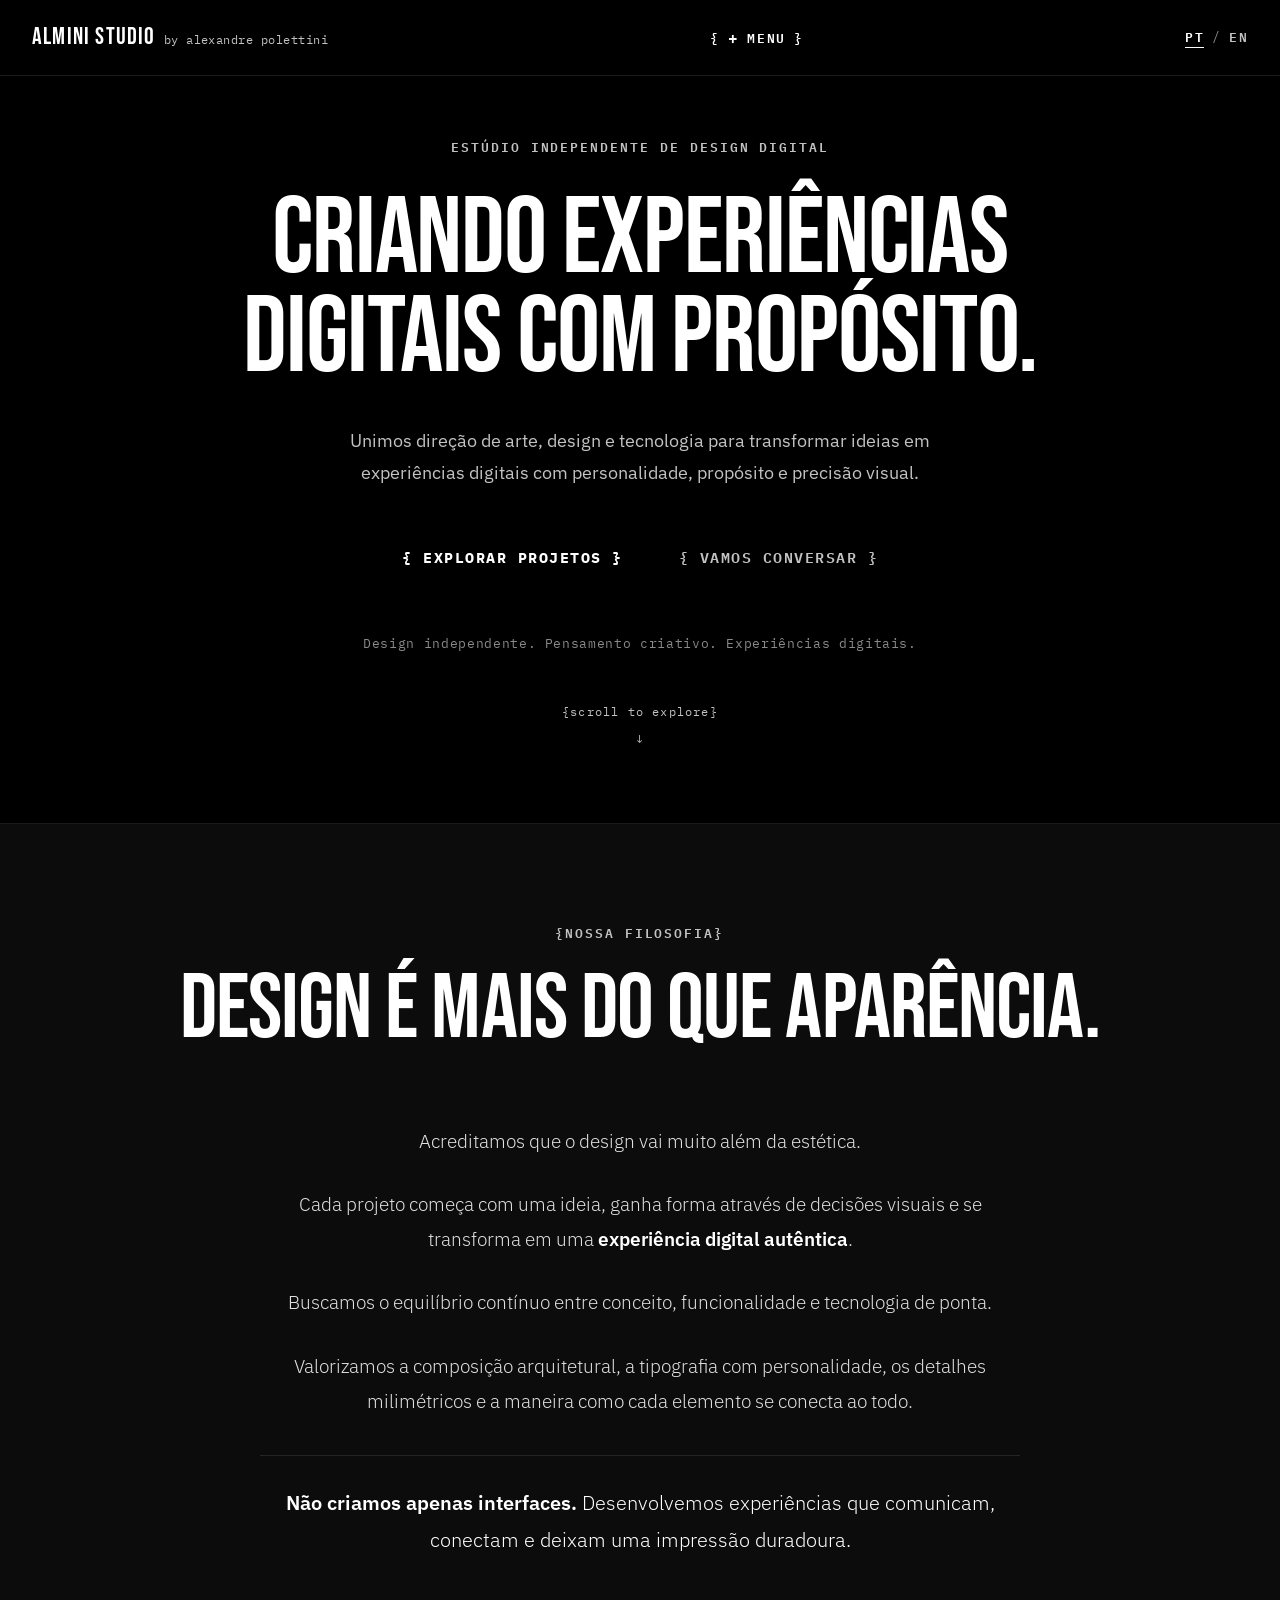
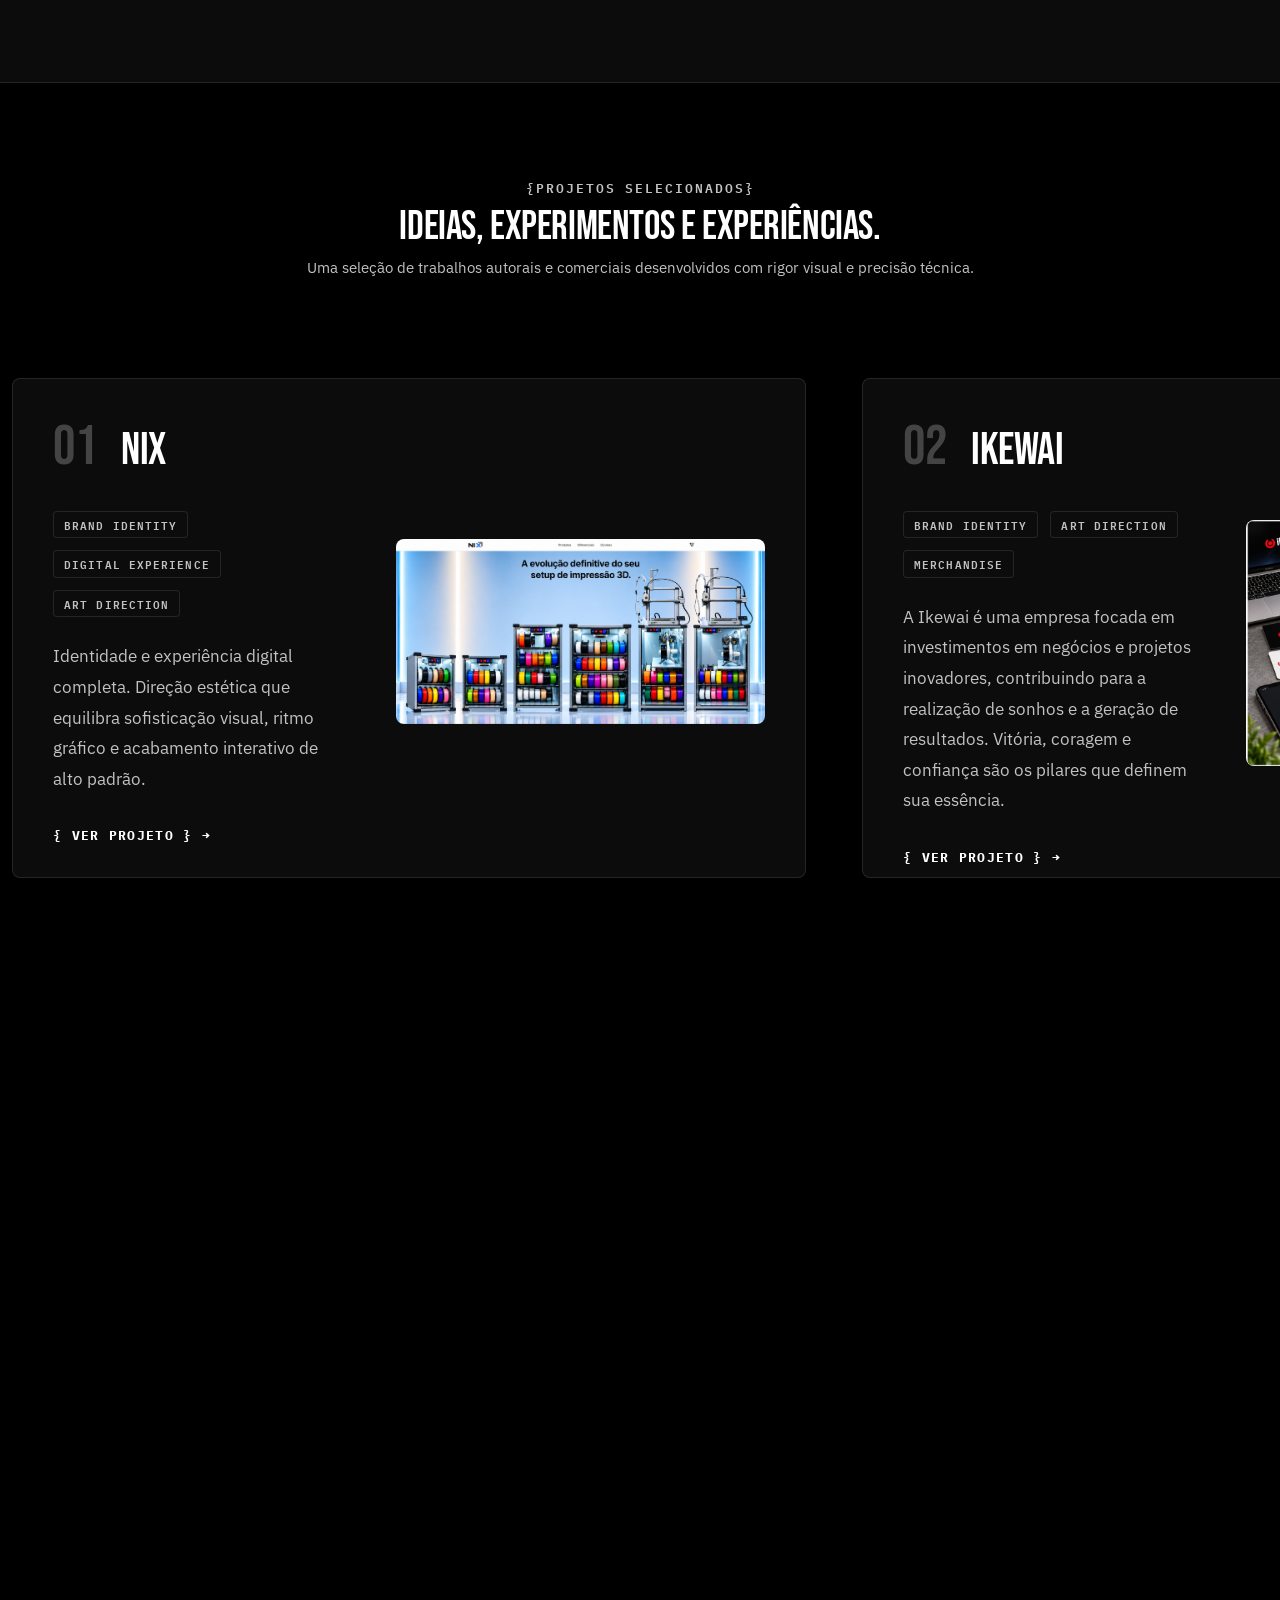
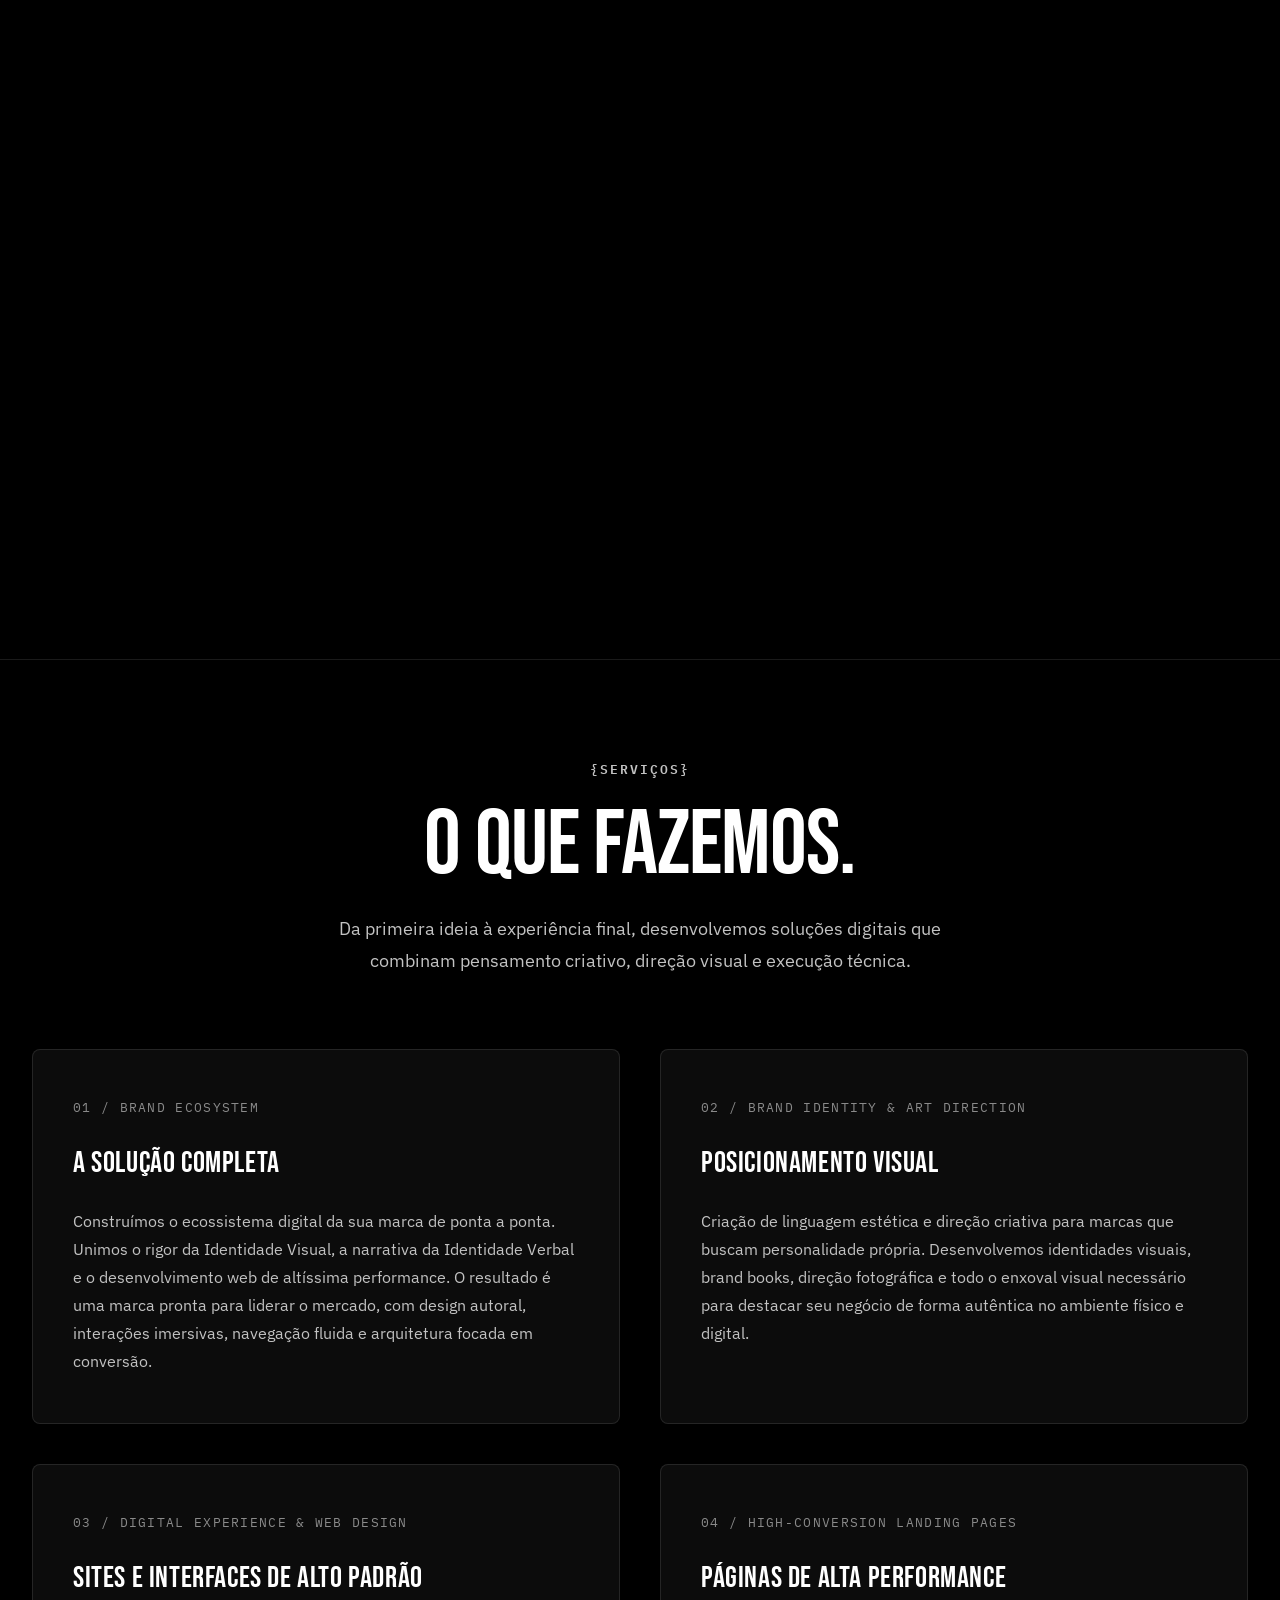
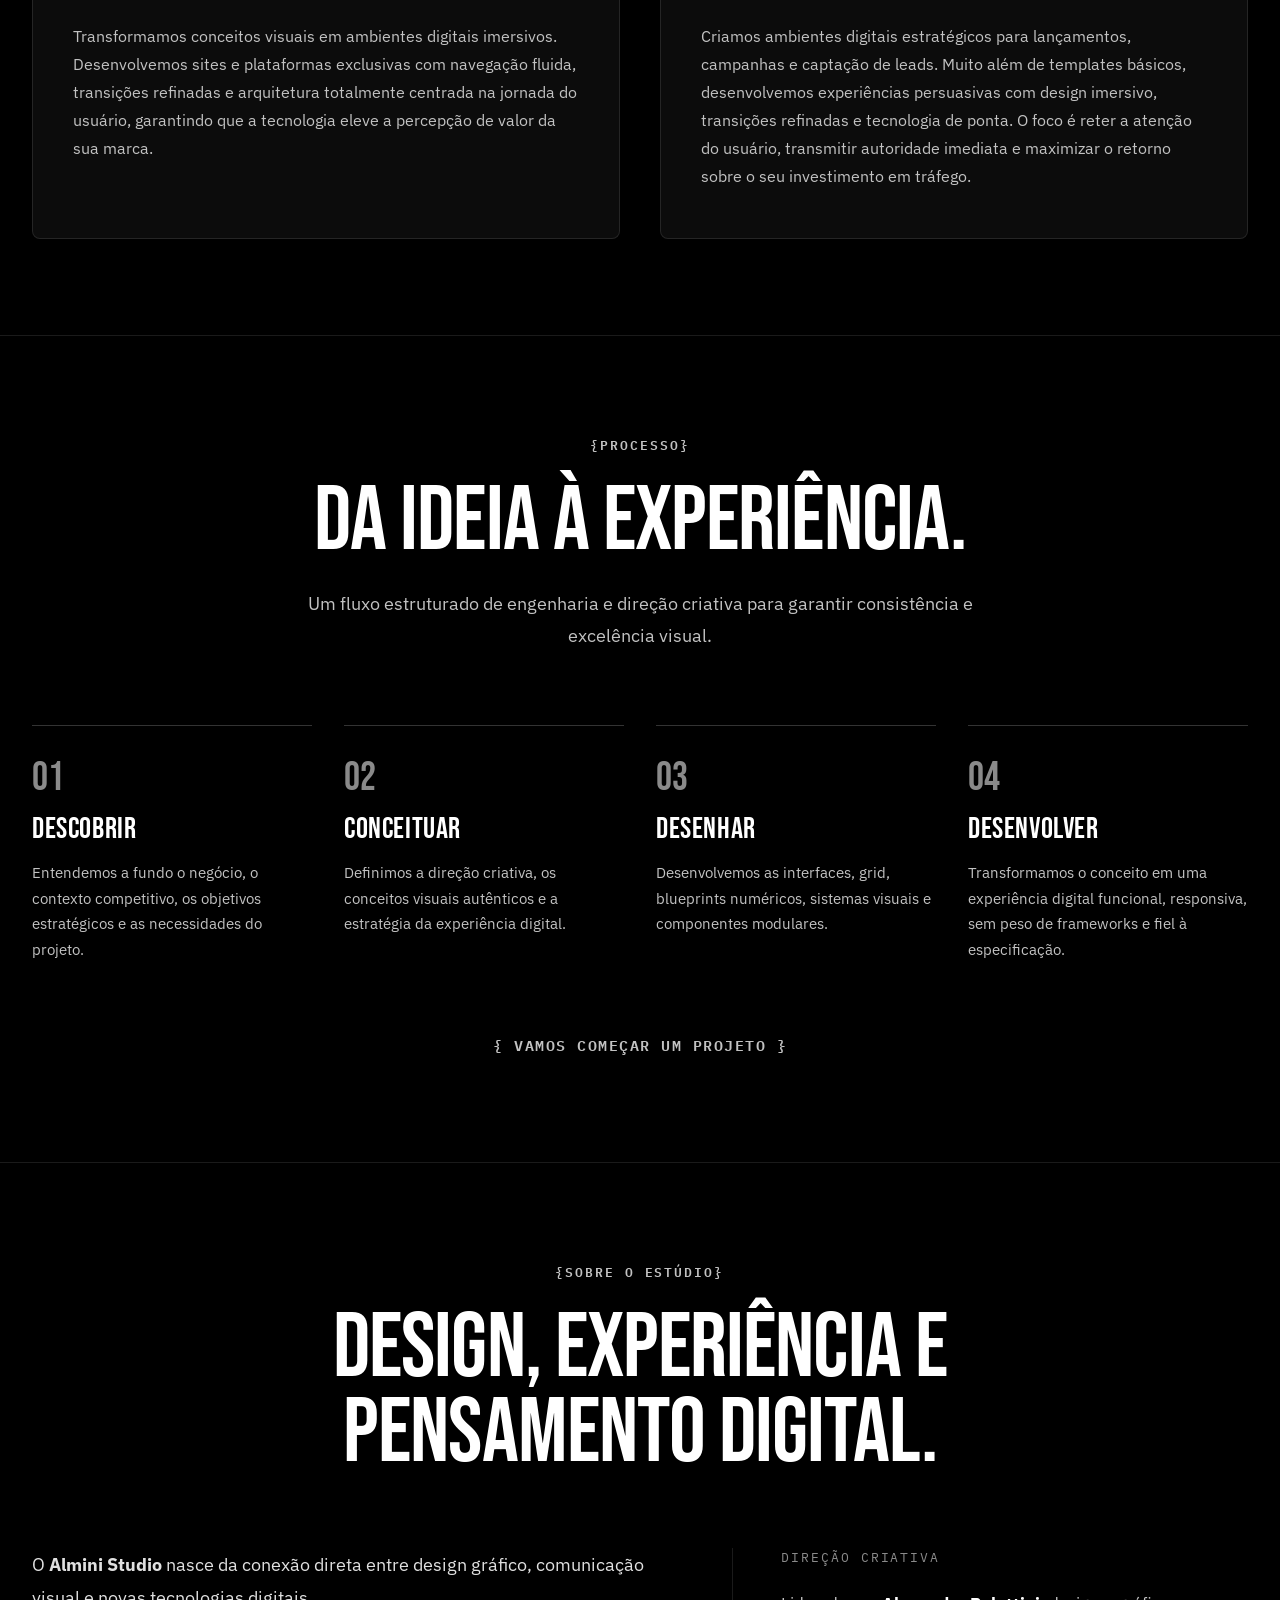
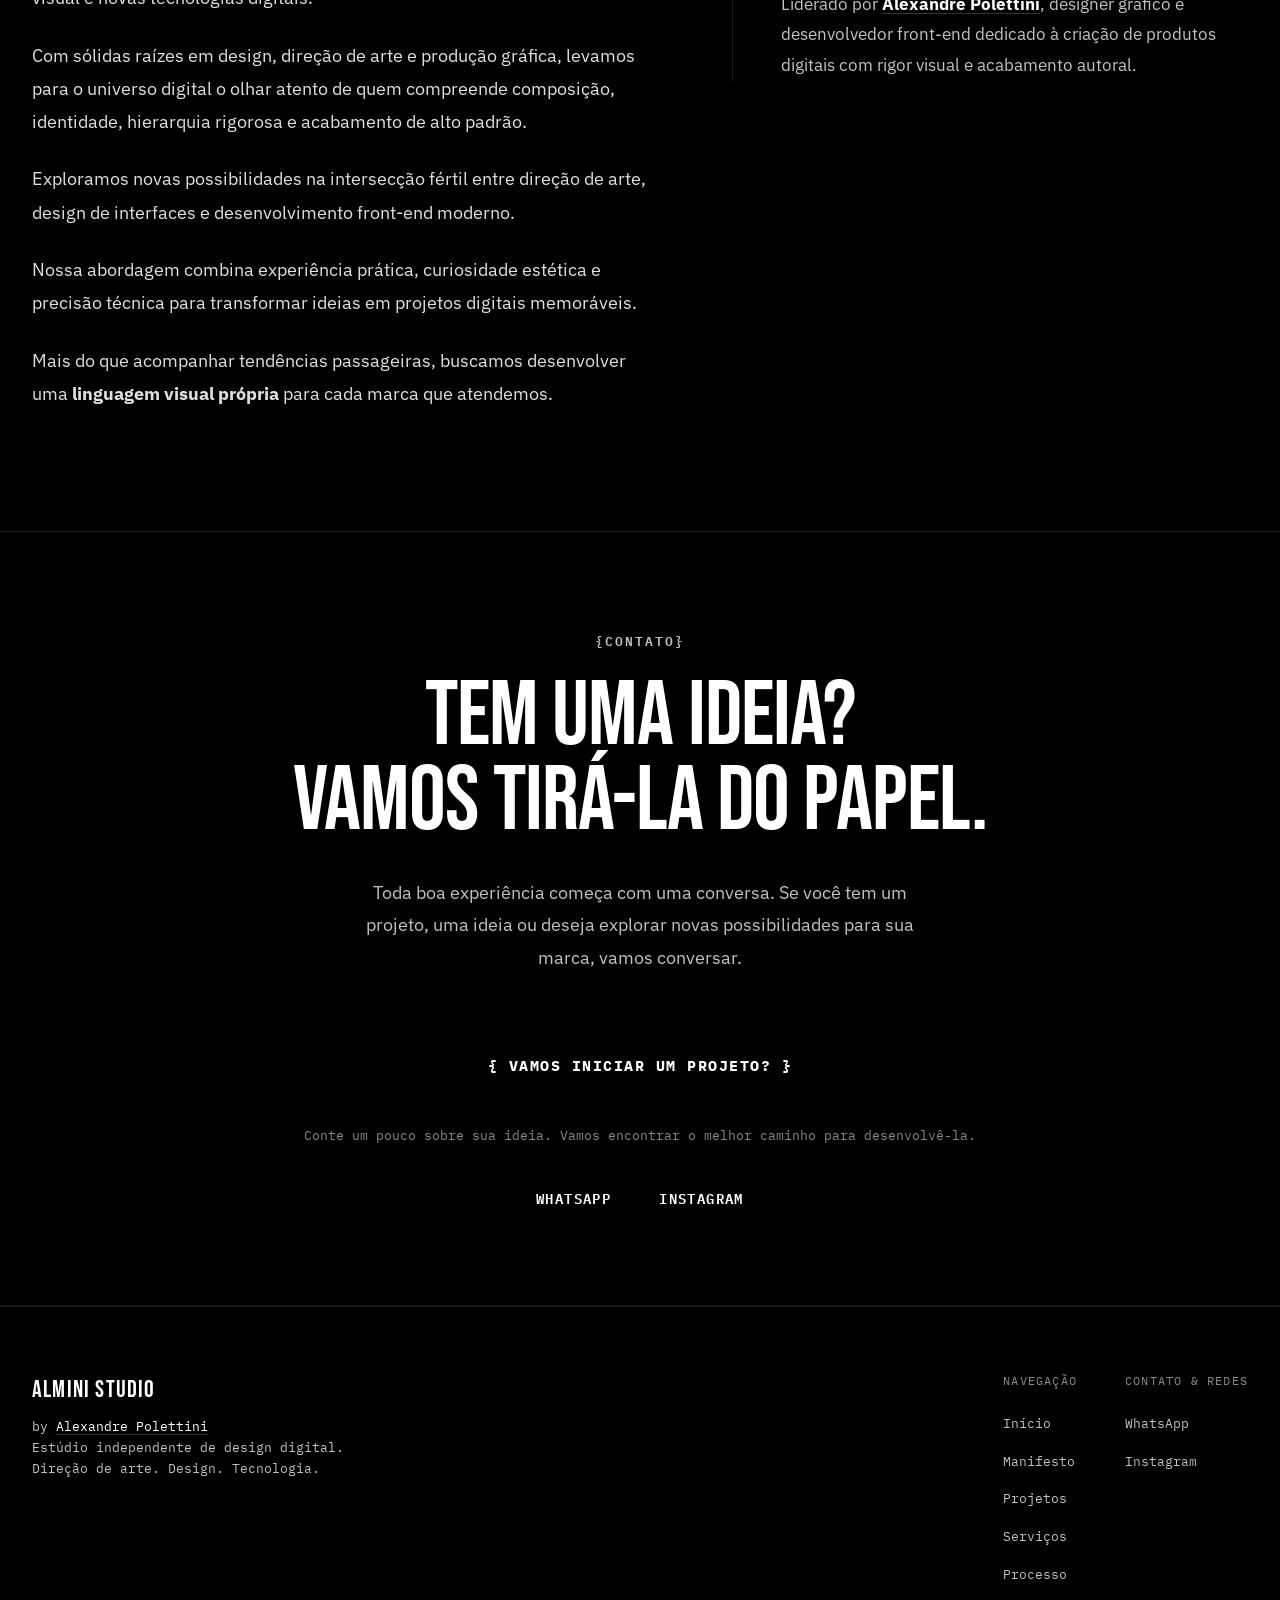
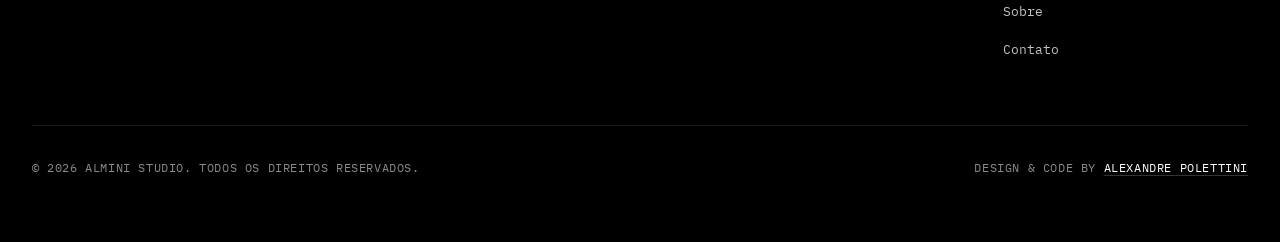
<file: pt/index.html>
<!DOCTYPE html>
<html lang="pt-BR">

<head>
  <meta charset="UTF-8" />
  <meta name="viewport" content="width=device-width, initial-scale=1.0" />
  <title>ALMINI STUDIO by alexandre polettini — Estúdio Independente de Design Digital</title>
  <meta name="description"
    content="Unimos direção de arte, design e tecnologia para transformar ideias em experiências digitais com personalidade, propósito e precisão visual." />

  <!-- SEO Internacional & Canonical -->
  <link rel="canonical" href="https://alministudio.com/pt/" />
  <link rel="alternate" hreflang="pt-BR" href="https://alministudio.com/pt/" />
  <link rel="alternate" hreflang="en" href="https://alministudio.com/en/" />
  <link rel="alternate" hreflang="x-default" href="https://alministudio.com/pt/" />

  <!-- Open Graph -->
  <meta property="og:type" content="website" />
  <meta property="og:title" content="ALMINI STUDIO by alexandre polettini — Estúdio Independente de Design Digital" />
  <meta property="og:description"
    content="Unimos direção de arte, design e tecnologia para transformar ideias em experiências digitais com personalidade, propósito e precisão visual." />
  <meta property="og:locale" content="pt_BR" />
  <meta property="og:locale:alternate" content="en_US" />

  <!-- Favicon -->
  <link rel="icon" type="image/svg+xml" href="../assets/favicon.svg" />

  <link rel="stylesheet" href="../styles.css" />

  <!-- Schema.org JSON-LD -->
  <script type="application/ld+json">
  {
    "@context": "https://schema.org",
    "@type": "ProfessionalService",
    "name": "Almini Studio by Alexandre Polettini",
    "url": "https://alministudio.com/pt/",
    "description": "Estúdio independente de criação digital que une design, direção de arte e desenvolvimento front-end autoral.",
    "founder": {
      "@type": "Person",
      "name": "Alexandre Polettini"
    }
  }
  </script>
</head>

<body>

  <!-- ==================== HEADER ==================== -->
  <header class="header">
    <div class="container header-container">
      <!-- Branding Oficial -->
      <a class="brand" href="#home" aria-label="Almini Studio">
        <span class="brand-name">ALMINI STUDIO</span>
        <span class="brand-sub">by alexandre polettini</span>
      </a>

      <!-- Menu Trigger (Cockpit Drawer) -->
      <div class="nav-center">
        <button class="menu-trigger-btn" id="alminiMenuBtn" aria-expanded="false" aria-label="Abrir Menu de Navegação">
          <span>{</span>
          <span class="menu-icon">+</span>
          <span class="menu-label">MENU</span>
          <span>}</span>
        </button>

        <nav class="nav-drawer" id="alminiNavDrawer" aria-label="Navegação Principal">
          <a href="#home" class="drawer-link">
            <span>{início}</span>
            <span class="drawer-idx">01</span>
          </a>
          <a href="#manifesto" class="drawer-link">
            <span>{manifesto}</span>
            <span class="drawer-idx">02</span>
          </a>
          <a href="#work" class="drawer-link">
            <span>{projetos}</span>
            <span class="drawer-idx">03</span>
          </a>
          <a href="#services" class="drawer-link">
            <span>{serviços}</span>
            <span class="drawer-idx">04</span>
          </a>
          <a href="#process" class="drawer-link">
            <span>{processo}</span>
            <span class="drawer-idx">05</span>
          </a>
          <a href="#about" class="drawer-link">
            <span>{sobre}</span>
            <span class="drawer-idx">06</span>
          </a>
          <a href="#contact" class="drawer-link">
            <span>{contato}</span>
            <span class="drawer-idx">07</span>
          </a>
        </nav>
      </div>

      <!-- Ações Direitas (Idioma) -->
      <div class="header-actions">
        <div class="lang-selector" aria-label="Seletor de idioma">
          <a href="../pt/" class="lang-link active" data-lang="pt" aria-current="page">PT</a>
          <span class="lang-sep">/</span>
          <a href="../en/" class="lang-link" data-lang="en">EN</a>
        </div>
      </div>
    </div>
  </header>

  <main>
    <!-- ==================== HERO ==================== -->
    <section class="hero" id="home">
      <div class="container">
        <div class="hero-content">
          <span class="hero-eyebrow reveal">ESTÚDIO INDEPENDENTE DE DESIGN DIGITAL</span>

          <h1 class="hero-title reveal delay-1">
            <span>CRIANDO EXPERIÊNCIAS</span>
            <span>DIGITAIS COM PROPÓSITO.</span>
          </h1>

          <p class="hero-description reveal delay-2">
            Unimos direção de arte, design e tecnologia para transformar ideias em experiências digitais com
            personalidade, propósito e precisão visual.
          </p>

          <div class="hero-actions reveal delay-3">
            <a href="#work" class="btn-primary">{ EXPLORAR PROJETOS }</a>
            <a href="#contact" class="btn-secondary">{ VAMOS CONVERSAR }</a>
          </div>

          <p class="hero-micro reveal delay-4">Design independente. Pensamento criativo. Experiências digitais.</p>

          <div class="hero-scroll reveal delay-5">
            <span>{scroll to explore}</span>
            <span class="scroll-arrow">↓</span>
          </div>
        </div>
      </div>
    </section>

    <!-- ==================== MANIFESTO ==================== -->
    <section class="manifesto" id="manifesto">
      <div class="container">
        <div class="section-header">
          <span class="section-eyebrow reveal">{NOSSA FILOSOFIA}</span>
          <h2 class="section-title reveal delay-1">DESIGN É MAIS DO QUE APARÊNCIA.</h2>
        </div>
        <div class="manifesto-content reveal delay-2">
          <p>Acreditamos que o design vai muito além da estética.</p>
          <p>Cada projeto começa com uma ideia, ganha forma através de decisões visuais e se transforma em uma
            <strong>experiência digital autêntica</strong>.
          </p>
          <p>Buscamos o equilíbrio contínuo entre conceito, funcionalidade e tecnologia de ponta.</p>
          <p>Valorizamos a composição arquitetural, a tipografia com personalidade, os detalhes milimétricos e a
            maneira como cada elemento se conecta ao todo.</p>
          <p class="manifesto-highlight"><strong>Não criamos apenas interfaces.</strong> Desenvolvemos experiências que comunicam, conectam e
            deixam uma impressão duradoura.</p>
        </div>
      </div>
    </section>

    <!-- ==================== SELECTED WORK ==================== -->
    <section class="selected-work" id="work">
      <div class="work-sticky-viewport">
        <div class="container work-header-wrap">
          <div class="section-header">
            <span class="section-eyebrow reveal">{PROJETOS SELECIONADOS}</span>
            <h2 class="section-title reveal delay-1">IDEIAS, EXPERIMENTOS E EXPERIÊNCIAS.</h2>
            <p class="section-description reveal delay-2">Uma seleção de trabalhos autorais e comerciais desenvolvidos com rigor visual e precisão técnica.</p>
          </div>
        </div>

        <div class="work-track-wrapper">
          <div class="projects-list" id="projectsList">
            <!-- Projeto 01: NIX -->
            <article class="project-card">
              <div class="project-info reveal">
                <div class="project-meta-top">
                  <span class="project-number">01</span>
                  <h3 class="project-name">NIX</h3>
                </div>
                <div class="project-categories">
                  <span class="category-pill">BRAND IDENTITY</span>
                  <span class="category-pill">DIGITAL EXPERIENCE</span>
                  <span class="category-pill">ART DIRECTION</span>
                </div>
                <p class="project-description">
                  Identidade e experiência digital completa. Direção estética que equilibra sofisticação visual, ritmo
                  gráfico e acabamento interativo de alto padrão.
                </p>
                <div>
                  <a href="https://www.nix3d.com.br" target="_blank" rel="noopener noreferrer" class="project-link-btn">{ VER PROJETO } →</a>
                </div>
              </div>
              <a href="https://www.nix3d.com.br" target="_blank" rel="noopener noreferrer" class="project-visual project-visual-contain reveal-image delay-1" aria-label="Acessar o site do Projeto NIX (abre em nova aba)">
                <img src="../assets/Evolução do Setup de Impressão 3D.png" alt="Projeto NIX — Setup de Impressão 3D">
              </a>
            </article>

            <!-- Projeto 02: IKEWAI -->
            <article class="project-card">
              <div class="project-info reveal">
                <div class="project-meta-top">
                  <span class="project-number">02</span>
                  <h3 class="project-name">IKEWAI</h3>
                </div>
                <div class="project-categories">
                  <span class="category-pill">BRAND IDENTITY</span>
                  <span class="category-pill">ART DIRECTION</span>
                  <span class="category-pill">MERCHANDISE</span>
                </div>
                <p class="project-description">
                  A Ikewai é uma empresa focada em investimentos em negócios e projetos inovadores, contribuindo para a realização de sonhos e a geração de resultados. Vitória, coragem e confiança são os pilares que definem sua essência.
                </p>
                <div>
                  <a href="#contact" class="project-link-btn">{ VER PROJETO } →</a>
                </div>
              </div>
              <a href="#contact" class="project-visual reveal-image delay-1" aria-label="Ver detalhes do Projeto Ikewai">
                <img src="../assets/ikewai-brand-identity.jpg" alt="Projeto Ikewai — Identidade Visual e Branding">
              </a>
            </article>

            <!-- Projeto 03: AUTORAL / EXPERIMENTAL -->
            <article class="project-card">
              <div class="project-info reveal">
                <div class="project-meta-top">
                  <span class="project-number">03</span>
                  <h3 class="project-name">EXPERIMENTAL R&amp;D</h3>
                </div>
                <div class="project-categories">
                  <span class="category-pill">PROJETO AUTORAL</span>
                  <span class="category-pill">DESIGN SYSTEM</span>
                  <span class="category-pill">MICROINTERAÇÕES</span>
                </div>
                <p class="project-description">
                  Estudo conceitual explorando tensões de escala tipográfica, navegação instrumental e novas linguagens
                  visuais para a web contemporânea.
                </p>
                <div>
                  <a href="#contact" class="project-link-btn">{ VER PROJETO } →</a>
                </div>
              </div>
              <a href="#contact" class="project-visual reveal-image delay-1" aria-label="Ver detalhes do projeto Experimental R&amp;D">
                <div class="visual-canvas">{AUTORAL — R&amp;D EXPERIMENTAL LAB}</div>
              </a>
            </article>
          </div>
        </div>
      </div>
    </section>

    <!-- ==================== SERVICES ==================== -->
    <section class="services" id="services">
      <div class="container">
        <div class="section-header">
          <span class="section-eyebrow reveal">{SERVIÇOS}</span>
          <h2 class="section-title reveal delay-1">O QUE FAZEMOS.</h2>
          <p class="section-description reveal delay-2">Da primeira ideia à experiência final, desenvolvemos soluções digitais que combinam pensamento criativo, direção visual e execução técnica.</p>
        </div>

        <div class="services-grid">
          <!-- Serviço 01 -->
          <div class="service-card reveal delay-1">
            <span class="service-num">01 / BRAND ECOSYSTEM</span>
            <h3 class="service-name">A SOLUÇÃO COMPLETA</h3>
            <p class="service-desc">Construímos o ecossistema digital da sua marca de ponta a ponta. Unimos o rigor da Identidade Visual, a narrativa da Identidade Verbal e o desenvolvimento web de altíssima performance. O resultado é uma marca pronta para liderar o mercado, com design autoral, interações imersivas, navegação fluida e arquitetura focada em conversão.</p>
          </div>

          <!-- Serviço 02 -->
          <div class="service-card reveal delay-2">
            <span class="service-num">02 / BRAND IDENTITY &amp; ART DIRECTION</span>
            <h3 class="service-name">POSICIONAMENTO VISUAL</h3>
            <p class="service-desc">Criação de linguagem estética e direção criativa para marcas que buscam personalidade própria. Desenvolvemos identidades visuais, brand books, direção fotográfica e todo o enxoval visual necessário para destacar seu negócio de forma autêntica no ambiente físico e digital.</p>
          </div>

          <!-- Serviço 03 -->
          <div class="service-card reveal delay-3">
            <span class="service-num">03 / DIGITAL EXPERIENCE &amp; WEB DESIGN</span>
            <h3 class="service-name">SITES E INTERFACES DE ALTO PADRÃO</h3>
            <p class="service-desc">Transformamos conceitos visuais em ambientes digitais imersivos. Desenvolvemos sites e plataformas exclusivas com navegação fluida, transições refinadas e arquitetura totalmente centrada na jornada do usuário, garantindo que a tecnologia eleve a percepção de valor da sua marca.</p>
          </div>

          <!-- Serviço 04 -->
          <div class="service-card reveal delay-4">
            <span class="service-num">04 / HIGH-CONVERSION LANDING PAGES</span>
            <h3 class="service-name">PÁGINAS DE ALTA PERFORMANCE</h3>
            <p class="service-desc">Criamos ambientes digitais estratégicos para lançamentos, campanhas e captação de leads. Muito além de templates básicos, desenvolvemos experiências persuasivas com design imersivo, transições refinadas e tecnologia de ponta. O foco é reter a atenção do usuário, transmitir autoridade imediata e maximizar o retorno sobre o seu investimento em tráfego.</p>
          </div>
        </div>
      </div>
    </section>

    <!-- ==================== PROCESS ==================== -->
    <section class="process" id="process">
      <div class="container">
        <div class="section-header">
          <span class="section-eyebrow reveal">{PROCESSO}</span>
          <h2 class="section-title reveal delay-1">DA IDEIA À EXPERIÊNCIA.</h2>
          <p class="section-description reveal delay-2">Um fluxo estruturado de engenharia e direção criativa para garantir consistência e excelência visual.</p>
        </div>

        <div class="process-grid">
          <div class="process-card reveal delay-1">
            <span class="process-num">01</span>
            <h3 class="process-title">DESCOBRIR</h3>
            <p class="process-desc">Entendemos a fundo o negócio, o contexto competitivo, os objetivos estratégicos e as
              necessidades do projeto.</p>
          </div>

          <div class="process-card reveal delay-2">
            <span class="process-num">02</span>
            <h3 class="process-title">CONCEITUAR</h3>
            <p class="process-desc">Definimos a direção criativa, os conceitos visuais autênticos e a estratégia da
              experiência digital.</p>
          </div>

          <div class="process-card reveal delay-3">
            <span class="process-num">03</span>
            <h3 class="process-title">DESENHAR</h3>
            <p class="process-desc">Desenvolvemos as interfaces, grid, blueprints numéricos, sistemas visuais e
              componentes modulares.</p>
          </div>

          <div class="process-card reveal delay-4">
            <span class="process-num">04</span>
            <h3 class="process-title">DESENVOLVER</h3>
            <p class="process-desc">Transformamos o conceito em uma experiência digital funcional, responsiva, sem peso
              de frameworks e fiel à especificação.</p>
          </div>
        </div>

        <div class="process-action-wrap reveal delay-2">
          <a href="#contact" class="btn-secondary">{ VAMOS COMEÇAR UM PROJETO }</a>
        </div>
      </div>
    </section>

    <!-- ==================== ABOUT ==================== -->
    <section class="about" id="about">
      <div class="container">
        <div class="section-header">
          <span class="section-eyebrow reveal">{SOBRE O ESTÚDIO}</span>
          <h2 class="section-title reveal delay-1">DESIGN, EXPERIÊNCIA E PENSAMENTO DIGITAL.</h2>
        </div>

        <div class="about-grid">
          <div class="about-text reveal delay-1">
            <p>O <strong>Almini Studio</strong> nasce da conexão direta entre design gráfico, comunicação visual e novas
              tecnologias digitais.</p>
            <p>Com sólidas raízes em design, direção de arte e produção gráfica, levamos para o universo digital o olhar
              atento de quem compreende composição, identidade, hierarquia rigorosa e acabamento de alto padrão.</p>
            <p>Exploramos novas possibilidades na intersecção fértil entre direção de arte, design de interfaces e
              desenvolvimento front-end moderno.</p>
            <p>Nossa abordagem combina experiência prática, curiosidade estética e precisão técnica para transformar
              ideias em projetos digitais memoráveis.</p>
            <p>Mais do que acompanhar tendências passageiras, buscamos desenvolver uma <strong>linguagem visual
                própria</strong> para cada marca que atendemos.</p>
          </div>

          <aside class="about-sidebar reveal delay-2">
            <div>
              <h3 class="stack-title">DIREÇÃO CRIATIVA</h3>
              <p style="font-size: 1.0625rem; color: var(--text-muted); line-height: 1.8;">
                Liderado por <a href="https://www.alministudio.com.br/almini" target="_blank" rel="noopener noreferrer" class="author-link"><strong>Alexandre Polettini</strong></a>, designer gráfico e desenvolvedor front-end dedicado à
                criação de produtos digitais com rigor visual e acabamento autoral.
              </p>
            </div>
          </aside>
        </div>
      </div>
    </section>

    <!-- ==================== CONTACT ==================== -->
    <section class="contact" id="contact">
      <div class="container">
        <div class="section-header">
          <span class="section-eyebrow reveal">{CONTATO}</span>
          <h2 class="contact-title reveal delay-1">
            <span>TEM UMA IDEIA?</span>
            <span>VAMOS TIRÁ-LA DO PAPEL.</span>
          </h2>

          <p class="contact-description reveal delay-2">
            Toda boa experiência começa com uma conversa. Se você tem um projeto, uma ideia ou deseja explorar novas
            possibilidades para sua marca, vamos conversar.
          </p>
        </div>

        <div class="contact-actions reveal delay-2">
          <a href="mailto:hello@alexandrepolettini.com?subject=Iniciar%20Projeto%20-%20Almini%20Studio"
            class="btn-primary">{ VAMOS INICIAR UM PROJETO? }</a>
        </div>

        <p class="contact-micro reveal delay-3">Conte um pouco sobre sua ideia. Vamos encontrar o melhor caminho para desenvolvê-la.</p>

        <div class="contact-channels reveal delay-4">
          <a href="https://wa.me/5511989307575?text=Ol%C3%A1%2C%20gostaria%20de%20conversar%20sobre%20um%20projeto." target="_blank" rel="noopener noreferrer" class="channel-link">WHATSAPP</a>
          <a href="https://instagram.com" target="_blank" rel="noopener noreferrer" class="channel-link">INSTAGRAM</a>
        </div>
      </div>
    </section>
  </main>

  <!-- ==================== FOOTER ==================== -->
  <footer class="footer">
    <div class="container">
      <div class="footer-top reveal">
        <div class="footer-brand-info">
          <h3 class="footer-brand-title">ALMINI STUDIO</h3>
          <p class="footer-brand-desc">by <a href="https://www.alministudio.com.br/almini" target="_blank" rel="noopener noreferrer" class="author-link">Alexandre Polettini</a><br>Estúdio independente de design digital.<br>Direção de
            arte. Design. Tecnologia.</p>
        </div>

        <div class="footer-links">
          <div>
            <h4 class="footer-col-title">NAVEGAÇÃO</h4>
            <ul class="footer-col-list">
              <li><a href="#home">Início</a></li>
              <li><a href="#manifesto">Manifesto</a></li>
              <li><a href="#work">Projetos</a></li>
              <li><a href="#services">Serviços</a></li>
              <li><a href="#process">Processo</a></li>
              <li><a href="#about">Sobre</a></li>
              <li><a href="#contact">Contato</a></li>
            </ul>
          </div>

          <div>
            <h4 class="footer-col-title">CONTATO &amp; REDES</h4>
            <ul class="footer-col-list">
              <li><a href="https://wa.me/5511989307575?text=Ol%C3%A1%2C%20gostaria%20de%20conversar%20sobre%20um%20projeto." target="_blank" rel="noopener noreferrer">WhatsApp</a></li>
              <li><a href="https://instagram.com" target="_blank" rel="noopener noreferrer">Instagram</a></li>
            </ul>
          </div>
        </div>
      </div>

      <div class="footer-bottom reveal delay-1">
        <p class="footer-copyright">&copy; 2026 ALMINI STUDIO. TODOS OS DIREITOS RESERVADOS.</p>
        <p class="footer-copyright">DESIGN &amp; CODE BY <a href="https://www.alministudio.com.br/almini" target="_blank" rel="noopener noreferrer" class="author-link">ALEXANDRE POLETTINI</a></p>
      </div>
    </div>
  </footer>

  <script src="../script.js"></script>
</body>

</html>
</file>
<file: styles.css>
/* ==========================================================================
   ALMINI STUDIO by ALEXANDRE POLETTINI
   Design System & Master Stylesheet — Dark Brutalist Editorial
   ========================================================================== */

/* --- GOOGLE FONTS IMPORT --- */
@import url('https://fonts.googleapis.com/css2?family=Bebas+Neue&family=IBM+Plex+Mono:ital,wght@0,400;0,500;0,600;0,700;1,400&family=IBM+Plex+Sans:wght@300;400;500;600&family=Inter:wght@400;500;600;700;800;900&display=swap');

/* --- CSS TOKENS --- */
:root {
  /* Cores de Superfície (Dark Theme) */
  --bg: #000000;
  --surface-01: #0c0c0c;
  --surface-02: #161616;
  --surface-menu: #1e1e1e;

  /* Cores de Texto */
  --text-white: #ffffff;
  --text-body: #e0e0e0;
  --text-muted: #c2c2c2;
  --text-subtle: #8a8a8a;
  --text-num: #444444;

  /* Bordas e Divisões */
  --border-hairline: rgba(255, 255, 255, 0.10);
  --border-visible: rgba(255, 255, 255, 0.20);
  --border-highlight: #ffffff;

  /* Tipografia */
  --font-display: 'Bebas Neue', 'Inter', -apple-system, sans-serif;
  --font-body: 'IBM Plex Sans', 'Inter', -apple-system, sans-serif;
  --font-mono: 'IBM Plex Mono', ui-monospace, monospace;

  /* Espaçamentos e Dimensões */
  --container-max: 1358px;
  --header-height: 76px;
  --radius-sm: 4px;
  --radius-md: 8px;
  --radius-pill: 999px;
  --radius-circle: 50%;

  /* Transições */
  --ease-out: cubic-bezier(0.25, 1, 0.5, 1);
  --transition-fast: 0.2s var(--ease-out);
  --transition-smooth: 0.35s var(--ease-out);
}

/* ==========================================================================
   RESET & BASE
   ========================================================================== */

*, *::before, *::after {
  margin: 0;
  padding: 0;
  box-sizing: border-box;
}

html {
  scroll-behavior: smooth;
  background-color: var(--bg);
  color: var(--text-white);
}

body {
  font-family: var(--font-body);
  background-color: var(--bg);
  color: var(--text-body);
  line-height: 1.6;
  -webkit-font-smoothing: antialiased;
  -moz-osx-font-smoothing: grayscale;
  overflow-x: hidden;
}

a {
  color: inherit;
  text-decoration: none;
  transition: opacity var(--transition-fast), color var(--transition-fast);
}

button {
  font-family: inherit;
  cursor: pointer;
  border: none;
  background: none;
}

h1, h2, h3, h4, h5, h6 {
  font-weight: 400;
}

img {
  max-width: 100%;
  display: block;
}

/* Container Padrão */
.container {
  width: 100%;
  max-width: var(--container-max);
  margin: 0 auto;
  padding: 0 2rem;
}

/* Seções Padrão */
section {
  padding: 6rem 0;
  border-bottom: 1px solid var(--border-hairline);
  position: relative;
}

/* ==========================================================================
   HEADER & NAVEGAÇÃO
   ========================================================================== */

.header {
  position: fixed;
  top: 0;
  left: 0;
  right: 0;
  z-index: 1000;
  background: rgba(0, 0, 0, 0.88);
  backdrop-filter: blur(14px);
  -webkit-backdrop-filter: blur(14px);
  border-bottom: 1px solid var(--border-hairline);
  height: var(--header-height);
  display: flex;
  align-items: center;
}

.header-container {
  display: flex;
  align-items: center;
  justify-content: space-between;
}

/* Branding */
.brand {
  display: flex;
  align-items: baseline;
  gap: 0.5rem;
}

.brand-name {
  font-family: var(--font-display);
  font-size: 1.5rem;
  line-height: 1;
  letter-spacing: 0.05em;
  color: var(--text-white);
  text-transform: uppercase;
}

.brand-sub {
  font-family: var(--font-mono);
  font-size: 0.75rem;
  color: var(--text-muted);
  font-weight: 400;
  letter-spacing: 0.04em;
}

/* Menu Trigger Central (Cockpit Style) */
.nav-center {
  position: relative;
}

.menu-trigger-btn {
  background: transparent;
  border: none;
  color: var(--text-white);
  font-family: var(--font-mono);
  font-size: 0.8125rem;
  font-weight: 600;
  letter-spacing: 0.12em;
  padding: 8px 10px;
  display: flex;
  align-items: center;
  gap: 8px;
  transition: color var(--transition-fast), opacity var(--transition-fast);
}

.menu-trigger-btn:hover {
  background: transparent;
  color: var(--text-muted);
}

.menu-icon {
  font-size: 1rem;
  line-height: 1;
  transition: transform var(--transition-fast);
}

.menu-trigger-btn[aria-expanded="true"] .menu-icon {
  transform: rotate(45deg);
}

/* Menu Drawer Suspenso */
.nav-drawer {
  position: absolute;
  top: calc(100% + 14px);
  left: 50%;
  transform: translateX(-50%) translateY(-10px);
  width: 320px;
  background: var(--surface-menu);
  border: 1px solid var(--border-visible);
  border-radius: var(--radius-md);
  padding: 1.25rem;
  display: flex;
  flex-direction: column;
  gap: 0.5rem;
  opacity: 0;
  pointer-events: none;
  box-shadow: 0 20px 40px rgba(0, 0, 0, 0.7);
  transition: var(--transition-smooth);
}

.nav-drawer.active {
  opacity: 1;
  pointer-events: auto;
  transform: translateX(-50%) translateY(0);
}

.drawer-link {
  font-family: var(--font-display);
  font-size: 1.5rem;
  letter-spacing: 0.05em;
  color: var(--text-white);
  padding: 10px 14px;
  display: flex;
  justify-content: space-between;
  align-items: center;
  border-radius: var(--radius-sm);
  transition: background var(--transition-fast), color var(--transition-fast);
}

.drawer-link:hover {
  background: rgba(255, 255, 255, 0.08);
  color: var(--text-muted);
}

.drawer-idx {
  font-family: var(--font-mono);
  font-size: 0.75rem;
  color: var(--text-subtle);
  font-weight: 500;
}

/* Ações Direitas (Idioma & Quick CTA) */
.header-actions {
  display: flex;
  align-items: center;
  gap: 1.5rem;
}

/* Seletor de Idioma (Tipográfico / Sem Silhueta) */
.lang-selector {
  display: flex;
  align-items: center;
  gap: 8px;
  font-family: var(--font-mono);
  font-size: 0.8125rem;
  letter-spacing: 0.1em;
  border: none;
  padding: 6px 0;
}

.lang-link {
  color: var(--text-muted);
  font-weight: 600;
  transition: color var(--transition-fast);
}

.lang-link.active {
  color: var(--text-white);
  border-bottom: 1px solid var(--text-white);
}

.lang-link:hover {
  color: var(--text-white);
}

.lang-sep {
  color: var(--text-subtle);
}

.availability-tag {
  font-family: var(--font-mono);
  font-size: 0.75rem;
  color: var(--text-muted);
  letter-spacing: 0.08em;
  text-transform: uppercase;
}

.quick-contact-btn {
  width: 38px;
  height: 38px;
  border-radius: var(--radius-circle);
  background: var(--text-white);
  color: var(--bg);
  display: flex;
  align-items: center;
  justify-content: center;
  font-weight: 700;
  font-size: 1.125rem;
  transition: transform var(--transition-fast);
}

.quick-contact-btn:hover {
  transform: scale(1.1);
}

/* ==========================================================================
   HERO SECTION
   ========================================================================== */

.hero {
  min-height: calc(100vh - var(--header-height));
  display: flex;
  align-items: center;
  justify-content: center;
  padding-top: calc(var(--header-height) + 2.5rem);
  padding-bottom: 3.5rem;
}

.hero-content {
  text-align: center;
  max-width: 1100px;
  margin: 0 auto;
}

.hero-eyebrow {
  font-family: var(--font-mono);
  font-size: 0.8125rem;
  font-weight: 600;
  letter-spacing: 0.15em;
  color: var(--text-muted);
  text-transform: uppercase;
  margin-bottom: 2rem;
  display: inline-block;
  padding: 0;
  border: none;
}

.hero-title {
  font-family: var(--font-display);
  font-size: clamp(3rem, 8.5vw, 6.75rem);
  font-weight: 400;
  letter-spacing: -0.01em;
  line-height: 0.92;
  margin-bottom: 2.25rem;
  color: var(--text-white);
  text-transform: uppercase;
}

.hero-title span {
  display: block;
}

.hero-description {
  font-size: 1.125rem;
  line-height: 1.8;
  color: var(--text-muted);
  max-width: 680px;
  margin: 0 auto 3rem;
  font-weight: 400;
}

.hero-actions {
  display: flex;
  gap: 2rem;
  justify-content: center;
  align-items: center;
  flex-wrap: wrap;
  margin-bottom: 3.5rem;
}

/* Botões do Sistema (Tipográficos / Sem Silhueta) */
.btn-primary {
  font-family: var(--font-mono);
  font-size: 0.9375rem;
  font-weight: 700;
  letter-spacing: 0.1em;
  text-transform: uppercase;
  background: transparent;
  color: var(--text-white);
  padding: 0.5rem 0.75rem;
  border-radius: 0;
  border: none;
  transition: transform var(--transition-fast), color var(--transition-fast), opacity var(--transition-fast);
  display: inline-flex;
  align-items: center;
  gap: 8px;
  cursor: pointer;
}

.btn-primary:hover {
  transform: translateY(-2px);
  color: var(--text-muted);
}

.btn-secondary {
  font-family: var(--font-mono);
  font-size: 0.9375rem;
  font-weight: 600;
  letter-spacing: 0.1em;
  text-transform: uppercase;
  background: transparent;
  color: var(--text-muted);
  padding: 0.5rem 0.75rem;
  border-radius: 0;
  border: none;
  transition: transform var(--transition-fast), color var(--transition-fast), opacity var(--transition-fast);
  display: inline-flex;
  align-items: center;
  gap: 8px;
  cursor: pointer;
}

.btn-secondary:hover {
  transform: translateY(-2px);
  color: var(--text-white);
}

.hero-micro {
  font-family: var(--font-mono);
  font-size: 0.8125rem;
  color: var(--text-subtle);
  letter-spacing: 0.05em;
  margin-bottom: 3rem;
}

.hero-scroll {
  display: flex;
  flex-direction: column;
  align-items: center;
  gap: 0.5rem;
}

.hero-scroll span {
  font-family: var(--font-mono);
  font-size: 0.75rem;
  letter-spacing: 0.1em;
  color: var(--text-muted);
}

.scroll-arrow {
  animation: bounce 2s infinite ease-in-out;
}

@keyframes bounce {
  0%, 100% { transform: translateY(0); }
  50% { transform: translateY(6px); }
}

/* ==========================================================================
   MANIFESTO SECTION (EDITORIAL)
   ========================================================================== */

.manifesto {
  background: var(--surface-01);
  text-align: center;
}

.manifesto-content,
.manifesto-text {
  max-width: 760px;
  margin: 0 auto;
  text-align: center;
}

.manifesto-content p,
.manifesto-text p {
  font-size: 1.1875rem;
  line-height: 1.85;
  color: var(--text-body);
  margin-bottom: 1.75rem;
  font-weight: 300;
}

.manifesto-content p strong,
.manifesto-text p strong {
  color: var(--text-white);
  font-weight: 600;
}

.manifesto-highlight {
  font-size: 1.25rem !important;
  line-height: 1.8;
  color: var(--text-white) !important;
  margin-top: 2.25rem;
  padding-top: 1.75rem;
  border-top: 1px solid var(--border-hairline);
  font-weight: 400;
}

/* ==========================================================================
   SECTION HEADERS & SELECTED WORK
   ========================================================================== */

.section-header {
  text-align: center;
  max-width: 960px;
  margin: 0 auto 4.5rem;
}

.section-eyebrow,
.manifesto-label {
  font-family: var(--font-mono);
  font-size: 0.8125rem;
  font-weight: 600;
  letter-spacing: 0.15em;
  color: var(--text-muted);
  text-transform: uppercase;
  margin-bottom: 1.5rem;
  display: inline-block;
  text-align: center;
  padding: 0;
  border: none;
}

.section-title,
.manifesto-title {
  font-family: var(--font-display);
  font-size: clamp(3rem, 7.5vw, 5.75rem);
  font-weight: 400 !important;
  line-height: 0.92;
  color: var(--text-white);
  text-transform: uppercase;
  letter-spacing: -0.01em;
  margin-bottom: 1.5rem;
  text-align: center;
}

.section-subtitle,
.section-description {
  font-size: 1.125rem;
  line-height: 1.8;
  color: var(--text-muted);
  max-width: 680px;
  margin: 0 auto;
  text-align: center;
  font-weight: 400;
}

/* ==========================================================================
   HORIZONTAL SCROLL — SELECTED WORK (#work)
   ========================================================================== */

.selected-work {
  position: relative;
  overflow: visible;
}

@media (min-width: 1025px) {
  .selected-work {
    padding: 0;
  }

  .work-sticky-viewport {
    position: sticky;
    top: 0;
    height: 100vh;
    width: 100%;
    overflow: hidden;
    display: flex;
    flex-direction: column;
    justify-content: center;
    padding-top: calc(var(--header-height) + 1rem);
    padding-bottom: 2rem;
    box-sizing: border-box;
  }

  .work-header-wrap {
    width: 100%;
    margin-bottom: 1.5rem;
    flex-shrink: 0;
  }

  .work-header-wrap .section-header {
    margin-bottom: 0;
  }

  .work-header-wrap .section-eyebrow {
    margin-bottom: 0.5rem;
  }

  .work-header-wrap .section-title {
    font-size: clamp(2rem, 3.2vw, 3.25rem);
    margin-bottom: 0.5rem;
    line-height: 1;
  }

  .work-header-wrap .section-description {
    font-size: 0.9375rem;
    line-height: 1.6;
    margin-bottom: 0;
    max-width: 700px;
  }

  .work-track-wrapper {
    width: 100%;
    overflow: hidden;
    flex: 1;
    display: flex;
    align-items: center;
  }

  .projects-list {
    display: flex;
    flex-direction: row;
    flex-wrap: nowrap;
    gap: 3.5rem;
    will-change: transform;
    padding-left: max(2rem, calc((100vw - var(--container-max)) / 2 + 2rem));
    padding-right: max(2rem, calc((100vw - var(--container-max)) / 2 + 2rem));
    width: max-content;
  }

  .project-card {
    flex: 0 0 clamp(740px, 62vw, 960px);
    width: clamp(740px, 62vw, 960px);
    max-height: 500px;
    display: grid;
    grid-template-columns: 1fr 1.25fr;
    gap: 3rem;
    align-items: center;
    padding: 2.25rem 2.5rem;
    background: var(--surface-01);
    border: 1px solid var(--border-hairline);
    border-radius: var(--radius-md);
    box-sizing: border-box;
    transition: border-color var(--transition-smooth), transform var(--transition-smooth);
  }

  .project-card:hover {
    border-color: var(--border-visible);
    transform: translateY(-4px);
  }

  .project-card .project-visual {
    height: auto;
    min-height: auto;
    max-height: none;
    background: transparent;
    border: none;
    border-radius: 0;
    overflow: visible;
    align-self: center;
  }

  .project-card .project-visual img {
    width: 100%;
    height: auto;
    max-height: none;
    object-fit: contain;
    object-position: center;
    display: block;
    border-radius: var(--radius-md);
  }

  .project-card .project-visual.project-visual-contain img {
    object-fit: contain !important;
    max-height: none;
  }

  .project-card .visual-canvas {
    min-height: 280px;
    max-height: 380px;
  }
}

/* Mobile & Touch Horizontal Swipe (<= 1024px) */
@media (max-width: 1024px) {
  .selected-work {
    height: auto !important;
    padding: 4.5rem 0;
  }

  .work-sticky-viewport {
    position: relative !important;
    height: auto !important;
    overflow: visible !important;
    display: block !important;
    padding: 0 !important;
  }

  .work-header-wrap {
    margin-bottom: 2rem;
  }

  .work-header-wrap .section-header {
    margin-bottom: 0;
  }

  .work-track-wrapper {
    width: 100%;
    overflow-x: auto;
    overflow-y: hidden;
    scroll-snap-type: x mandatory;
    -webkit-overflow-scrolling: touch;
    touch-action: pan-x pan-y;
    scrollbar-width: none;
    -ms-overflow-style: none;
    padding: 0.5rem 1.25rem 2rem;
    margin: 0 -1.25rem;
    box-sizing: border-box;
  }

  .work-track-wrapper::-webkit-scrollbar {
    display: none;
  }

  .projects-list {
    display: flex !important;
    flex-direction: row !important;
    flex-wrap: nowrap !important;
    gap: 1.25rem !important;
    transform: none !important;
    width: max-content;
    padding: 0;
  }

  .project-card {
    flex: 0 0 85vw !important;
    width: 85vw !important;
    max-width: 440px !important;
    scroll-snap-align: start;
    scroll-snap-stop: normal;
    display: flex !important;
    flex-direction: column !important;
    gap: 1.5rem !important;
    padding: 1.875rem 1.5rem !important;
    background: var(--surface-01);
    border: 1px solid var(--border-hairline);
    border-radius: var(--radius-md);
    box-sizing: border-box;
  }

  .project-card:last-child {
    margin-right: 1.25rem;
  }

  .project-card .project-visual {
    width: 100%;
    min-height: auto !important;
    max-height: none !important;
    height: auto !important;
    border: none !important;
    border-radius: 0 !important;
    background: transparent !important;
    overflow: visible !important;
  }

  .project-card .project-visual img {
    width: 100% !important;
    height: auto !important;
    max-height: none !important;
    object-fit: contain !important;
    object-position: center !important;
    border-radius: var(--radius-sm);
    display: block;
  }

  .project-card .project-visual.project-visual-contain img {
    object-fit: contain !important;
  }

  .project-card .visual-canvas {
    min-height: 220px;
    max-height: 260px;
  }
}

/* Suporte a prefers-reduced-motion */
@media (prefers-reduced-motion: reduce) {
  .selected-work {
    height: auto !important;
  }
  .work-sticky-viewport {
    position: relative !important;
    height: auto !important;
    overflow: visible !important;
  }
  .projects-list {
    transform: none !important;
  }
}

.project-info {
  display: flex;
  flex-direction: column;
  gap: 1.5rem;
}

.project-meta-top {
  display: flex;
  align-items: baseline;
  gap: 1.5rem;
}

.project-number {
  font-family: var(--font-display);
  font-size: 3.5rem;
  color: var(--text-num);
  line-height: 1;
}

.project-name {
  font-family: var(--font-display);
  font-size: clamp(2rem, 3.5vw, 3rem);
  font-weight: 400 !important;
  color: var(--text-white);
  letter-spacing: -0.01em;
  text-transform: uppercase;
}

.project-categories {
  display: flex;
  flex-wrap: wrap;
  gap: 0.75rem;
}

.category-pill {
  font-family: var(--font-mono);
  font-size: 0.6875rem;
  font-weight: 600;
  letter-spacing: 0.1em;
  color: var(--text-muted);
  border: 1px solid var(--border-hairline);
  background: var(--surface-01);
  padding: 4px 10px;
  border-radius: var(--radius-sm);
  text-transform: uppercase;
}

.project-description {
  font-size: 1.0625rem;
  color: var(--text-muted);
  line-height: 1.8;
  max-width: 520px;
}

.project-link-btn {
  font-family: var(--font-mono);
  font-size: 0.8125rem;
  font-weight: 700;
  letter-spacing: 0.1em;
  color: var(--text-white);
  text-transform: uppercase;
  display: inline-flex;
  align-items: center;
  gap: 8px;
  transition: transform var(--transition-fast);
  margin-top: 0.5rem;
}

.project-link-btn:hover {
  transform: translateX(6px);
}

.project-visual {
  min-height: auto;
  background: var(--surface-01);
  border: 1px solid var(--border-hairline);
  border-radius: var(--radius-md);
  overflow: hidden;
  position: relative;
  cursor: pointer;
  display: block;
  transition: transform var(--transition-smooth), border-color var(--transition-smooth);
}

.project-card:hover .project-visual {
  transform: translateY(-6px);
  border-color: var(--border-visible);
}

.project-visual-contain {
  min-height: auto !important;
}

.project-visual-contain img {
  width: 100%;
  height: auto;
  display: block;
  object-fit: contain;
}

.visual-canvas {
  width: 100%;
  height: 100%;
  min-height: 420px;
  display: flex;
  align-items: center;
  justify-content: center;
  background: radial-gradient(circle at center, #161616 0%, #000000 100%);
  font-family: var(--font-mono);
  font-size: 0.75rem;
  color: var(--text-subtle);
  letter-spacing: 0.1em;
}

/* ==========================================================================
   SERVICES SECTION
   ========================================================================== */

.services-grid {
  display: grid;
  grid-template-columns: repeat(2, 1fr);
  gap: 2.5rem;
  margin-top: 4rem;
}

.service-card {
  background: var(--surface-01);
  border: 1px solid var(--border-hairline);
  border-radius: var(--radius-md);
  padding: 3rem 2.5rem;
  display: flex;
  flex-direction: column;
  gap: 1.25rem;
  transition: transform var(--transition-smooth), border-color var(--transition-smooth);
}

.service-card:hover {
  transform: translateY(-4px);
  border-color: var(--border-visible);
}

.service-num {
  font-family: var(--font-mono);
  font-size: 0.8125rem;
  color: var(--text-subtle);
  letter-spacing: 0.1em;
}

.service-name {
  font-family: var(--font-display);
  font-size: 1.875rem;
  font-weight: 400 !important;
  color: var(--text-white);
  letter-spacing: 0.02em;
  text-transform: uppercase;
}

.service-desc {
  font-size: 1rem;
  color: var(--text-muted);
  line-height: 1.75;
}

.services-action-wrap {
  text-align: center;
  margin-top: 4rem;
}

/* ==========================================================================
   PROCESS SECTION
   ========================================================================== */

.process-grid {
  display: grid;
  grid-template-columns: repeat(4, 1fr);
  gap: 2rem;
  margin-top: 4rem;
}

.process-card {
  border-top: 1px solid var(--border-visible);
  padding-top: 2rem;
  display: flex;
  flex-direction: column;
  gap: 1rem;
}

.process-num {
  font-family: var(--font-display);
  font-size: 2.5rem;
  color: var(--text-subtle);
  line-height: 1;
}

.process-title {
  font-family: var(--font-display);
  font-size: 1.875rem;
  font-weight: 400;
  line-height: 1;
  letter-spacing: 0.02em;
  color: var(--text-white);
  text-transform: uppercase;
}

.process-desc {
  font-size: 0.9375rem;
  color: var(--text-muted);
  line-height: 1.7;
}

.process-action-wrap {
  text-align: center;
  margin-top: 4rem;
}

/* ==========================================================================
   ABOUT SECTION
   ========================================================================== */

.about-grid {
  display: grid;
  grid-template-columns: 1.2fr 1fr;
  gap: 5rem;
  align-items: start;
}

.about-text p {
  font-size: 1.125rem;
  line-height: 1.85;
  color: var(--text-body);
  margin-bottom: 1.5rem;
  font-weight: 400;
}

.about-sidebar {
  border-left: 1px solid var(--border-hairline);
  padding-left: 3rem;
  display: flex;
  flex-direction: column;
  gap: 2.5rem;
}

.author-link {
  color: var(--text-white);
  text-decoration: underline;
  text-underline-offset: 3px;
  text-decoration-color: var(--border-visible);
  transition: text-decoration-color var(--transition-fast), color var(--transition-fast);
}

.author-link:hover {
  text-decoration-color: var(--text-white);
  color: var(--text-white);
}

.stack-title {
  font-family: var(--font-mono);
  font-size: 0.8125rem;
  color: var(--text-subtle);
  letter-spacing: 0.15em;
  text-transform: uppercase;
  margin-bottom: 1.25rem;
}

.stack-list {
  display: flex;
  flex-wrap: wrap;
  gap: 0.75rem;
}

.stack-tag {
  font-family: var(--font-mono);
  font-size: 0.75rem;
  letter-spacing: 0.05em;
  background: var(--surface-01);
  border: 1px solid var(--border-hairline);
  color: var(--text-white);
  padding: 5px 12px;
  border-radius: var(--radius-sm);
}

/* ==========================================================================
   CONTACT SECTION
   ========================================================================== */

.contact {
  text-align: center;
  padding: 6rem 0;
}

.contact-title {
  font-family: var(--font-display);
  font-size: clamp(3rem, 7.5vw, 5.75rem);
  font-weight: 400 !important;
  line-height: 0.92;
  letter-spacing: -0.01em;
  color: var(--text-white);
  text-transform: uppercase;
  margin-bottom: 2rem;
  text-align: center;
}

.contact-title span {
  display: block;
}

.contact-description {
  font-size: 1.125rem;
  color: var(--text-muted);
  max-width: 600px;
  margin: 0 auto 3rem;
  line-height: 1.8;
}

.contact-actions {
  display: flex;
  justify-content: center;
  margin-bottom: 2.5rem;
}

.contact-micro {
  font-family: var(--font-mono);
  font-size: 0.8125rem;
  color: var(--text-subtle);
  margin-bottom: 2.5rem;
}

.contact-channels {
  display: flex;
  justify-content: center;
  gap: 3rem;
  flex-wrap: wrap;
}

.channel-link {
  font-family: var(--font-mono);
  font-size: 0.875rem;
  font-weight: 600;
  letter-spacing: 0.1em;
  color: var(--text-white);
  text-transform: uppercase;
  position: relative;
  transition: opacity var(--transition-fast);
}

.channel-link::after {
  content: '';
  position: absolute;
  bottom: -4px;
  left: 0;
  width: 0;
  height: 1px;
  background: var(--text-white);
  transition: width var(--transition-fast);
}

.channel-link:hover::after {
  width: 100%;
}

/* ==========================================================================
   FOOTER
   ========================================================================== */

.footer {
  padding: 4rem 0;
  background: var(--bg);
  border-top: 1px solid var(--border-hairline);
}

.footer-top {
  display: flex;
  justify-content: space-between;
  align-items: flex-start;
  flex-wrap: wrap;
  gap: 3rem;
  margin-bottom: 4rem;
}

.footer-brand-title {
  font-family: var(--font-display);
  font-size: 1.5rem;
  color: var(--text-white);
  letter-spacing: 0.05em;
  margin-bottom: 0.5rem;
}

.footer-brand-desc {
  font-family: var(--font-mono);
  font-size: 0.8125rem;
  color: var(--text-muted);
  line-height: 1.6;
}

.footer-links {
  display: flex;
  gap: 3rem;
}

.footer-col-title {
  font-family: var(--font-mono);
  font-size: 0.75rem;
  color: var(--text-subtle);
  letter-spacing: 0.1em;
  text-transform: uppercase;
  margin-bottom: 1.25rem;
}

.footer-col-list {
  list-style: none;
  display: flex;
  flex-direction: column;
  gap: 0.75rem;
}

.footer-col-list a {
  font-family: var(--font-mono);
  font-size: 0.8125rem;
  color: var(--text-muted);
  transition: color var(--transition-fast);
}

.footer-col-list a:hover {
  color: var(--text-white);
}

.footer-bottom {
  border-top: 1px solid var(--border-hairline);
  padding-top: 2rem;
  display: flex;
  justify-content: space-between;
  align-items: center;
  flex-wrap: wrap;
  gap: 1rem;
}

.footer-copyright {
  font-family: var(--font-mono);
  font-size: 0.75rem;
  color: var(--text-subtle);
  letter-spacing: 0.05em;
}

/* ==========================================================================
   RESPONSIVIDADE
   ========================================================================== */

@media (max-width: 1024px) {
  .manifesto-grid {
    grid-template-columns: 1fr;
    gap: 2rem;
  }
  .about-grid {
    grid-template-columns: 1fr;
    gap: 3rem;
  }
  .about-sidebar {
    border-left: none;
    border-top: 1px solid var(--border-hairline);
    padding-left: 0;
    padding-top: 2rem;
  }
  .services-grid {
    grid-template-columns: 1fr;
  }
  .process-grid {
    grid-template-columns: repeat(2, 1fr);
  }
  .project-card {
    grid-template-columns: 1fr;
    gap: 2.5rem;
  }
}

@media (max-width: 768px) {
  .container {
    padding: 0 1.25rem;
  }
  section {
    padding: 4.5rem 0;
  }
  .section-header {
    margin-bottom: 3rem;
  }
  .section-title,
  .manifesto-title {
    font-size: clamp(2.25rem, 8vw, 3.25rem);
    line-height: 0.94;
    margin-bottom: 1.25rem;
  }
  .section-subtitle,
  .section-description {
    font-size: 1rem;
    line-height: 1.7;
  }
  .manifesto-grid {
    grid-template-columns: 1fr;
    gap: 2rem;
  }
  .manifesto-content p,
  .manifesto-text p {
    font-size: 1.0625rem;
    line-height: 1.75;
    margin-bottom: 1.25rem;
  }
  .project-name {
    font-size: 2rem;
  }
  .services-grid {
    grid-template-columns: 1fr;
    gap: 1.5rem;
    margin-top: 2.5rem;
  }
  .service-card {
    padding: 2.25rem 1.75rem;
  }
  .service-name {
    font-size: 1.75rem;
  }
  .process-grid {
    grid-template-columns: repeat(2, 1fr);
    gap: 2rem;
    margin-top: 2.5rem;
  }
  .process-card {
    padding-top: 1.5rem;
  }
  .process-title {
    font-size: 1.625rem;
  }
  .about-grid {
    grid-template-columns: 1fr;
    gap: 3rem;
  }
  .about-sidebar {
    border-left: none;
    border-top: 1px solid var(--border-hairline);
    padding-left: 0;
    padding-top: 2.5rem;
  }
  .contact {
    padding: 5rem 0;
  }
  .contact-title {
    font-size: clamp(2.25rem, 8vw, 3.5rem);
    line-height: 0.94;
    margin-bottom: 1.5rem;
  }
  .contact-channels {
    gap: 1.75rem;
  }
  .brand-sub {
    display: none;
  }
  .nav-drawer {
    width: min(320px, calc(100vw - 2.5rem));
  }
  .footer-top {
    flex-direction: column;
    gap: 2.5rem;
  }
  .footer-links {
    flex-wrap: wrap;
    gap: 2.5rem;
  }
}

@media (max-width: 480px) {
  .brand-name {
    font-size: 1.375rem;
  }
  .hero-eyebrow,
  .section-eyebrow {
    font-size: 0.75rem;
    letter-spacing: 0.12em;
    margin-bottom: 1.25rem;
  }
  .hero-title {
    font-size: clamp(2.25rem, 8.5vw, 2.85rem);
    margin-bottom: 1.75rem;
  }
  .hero-description,
  .section-description,
  .contact-description {
    font-size: 1rem;
    line-height: 1.7;
    margin-bottom: 2rem;
  }
  .hero-actions,
  .contact-actions {
    flex-direction: column;
    width: 100%;
    gap: 0.875rem;
  }
  .process-grid {
    grid-template-columns: 1fr;
    gap: 1.5rem;
  }
  .btn-primary,
  .btn-secondary {
    width: 100%;
    justify-content: center;
    padding: 0.75rem 1rem;
    font-size: 0.875rem;
    min-height: 44px;
  }
  .process-action-wrap .btn-secondary,
  .contact-actions .btn-primary {
    font-size: 0.75rem;
    letter-spacing: 0.08em;
  }
  .project-link-btn {
    min-height: 44px;
    display: inline-flex;
    align-items: center;
  }
  .contact-channels {
    flex-direction: column;
    gap: 0.75rem;
    align-items: center;
  }
  .channel-link {
    display: inline-flex;
    align-items: center;
    justify-content: center;
    min-height: 44px;
    padding: 6px 12px;
  }
  .footer-links {
    flex-direction: column;
    gap: 2rem;
  }
  .footer-bottom {
    flex-direction: column;
    gap: 0.75rem;
    text-align: center;
  }
}

/* ==========================================================================
   SCROLL REVEAL & MOTION (Estilo Amplify / Webflow IX2)
   ========================================================================== */

.reveal {
  opacity: 0;
  transform: translateY(32px);
  transition: opacity 0.8s var(--ease-out), transform 0.8s var(--ease-out);
  will-change: opacity, transform;
}

.reveal.is-revealed {
  opacity: 1;
  transform: translateY(0);
}

.reveal-image {
  opacity: 0;
  transform: translateY(28px) scale(1.03);
  transition: opacity 0.95s var(--ease-out), transform 0.95s var(--ease-out);
  will-change: opacity, transform;
}

.reveal-image.is-revealed {
  opacity: 1;
  transform: translateY(0) scale(1);
}

.delay-1 {
  transition-delay: 0.1s;
}

.delay-2 {
  transition-delay: 0.2s;
}

.delay-3 {
  transition-delay: 0.3s;
}

.delay-4 {
  transition-delay: 0.4s;
}

.delay-5 {
  transition-delay: 0.5s;
}

/* Reduced Motion */
@media (prefers-reduced-motion: reduce) {
  * {
    animation-duration: 0.01ms !important;
    animation-iteration-count: 1 !important;
    transition-duration: 0.01ms !important;
    scroll-behavior: auto !important;
  }
  .reveal,
  .reveal-image {
    opacity: 1 !important;
    transform: none !important;
  }
}
</file>
